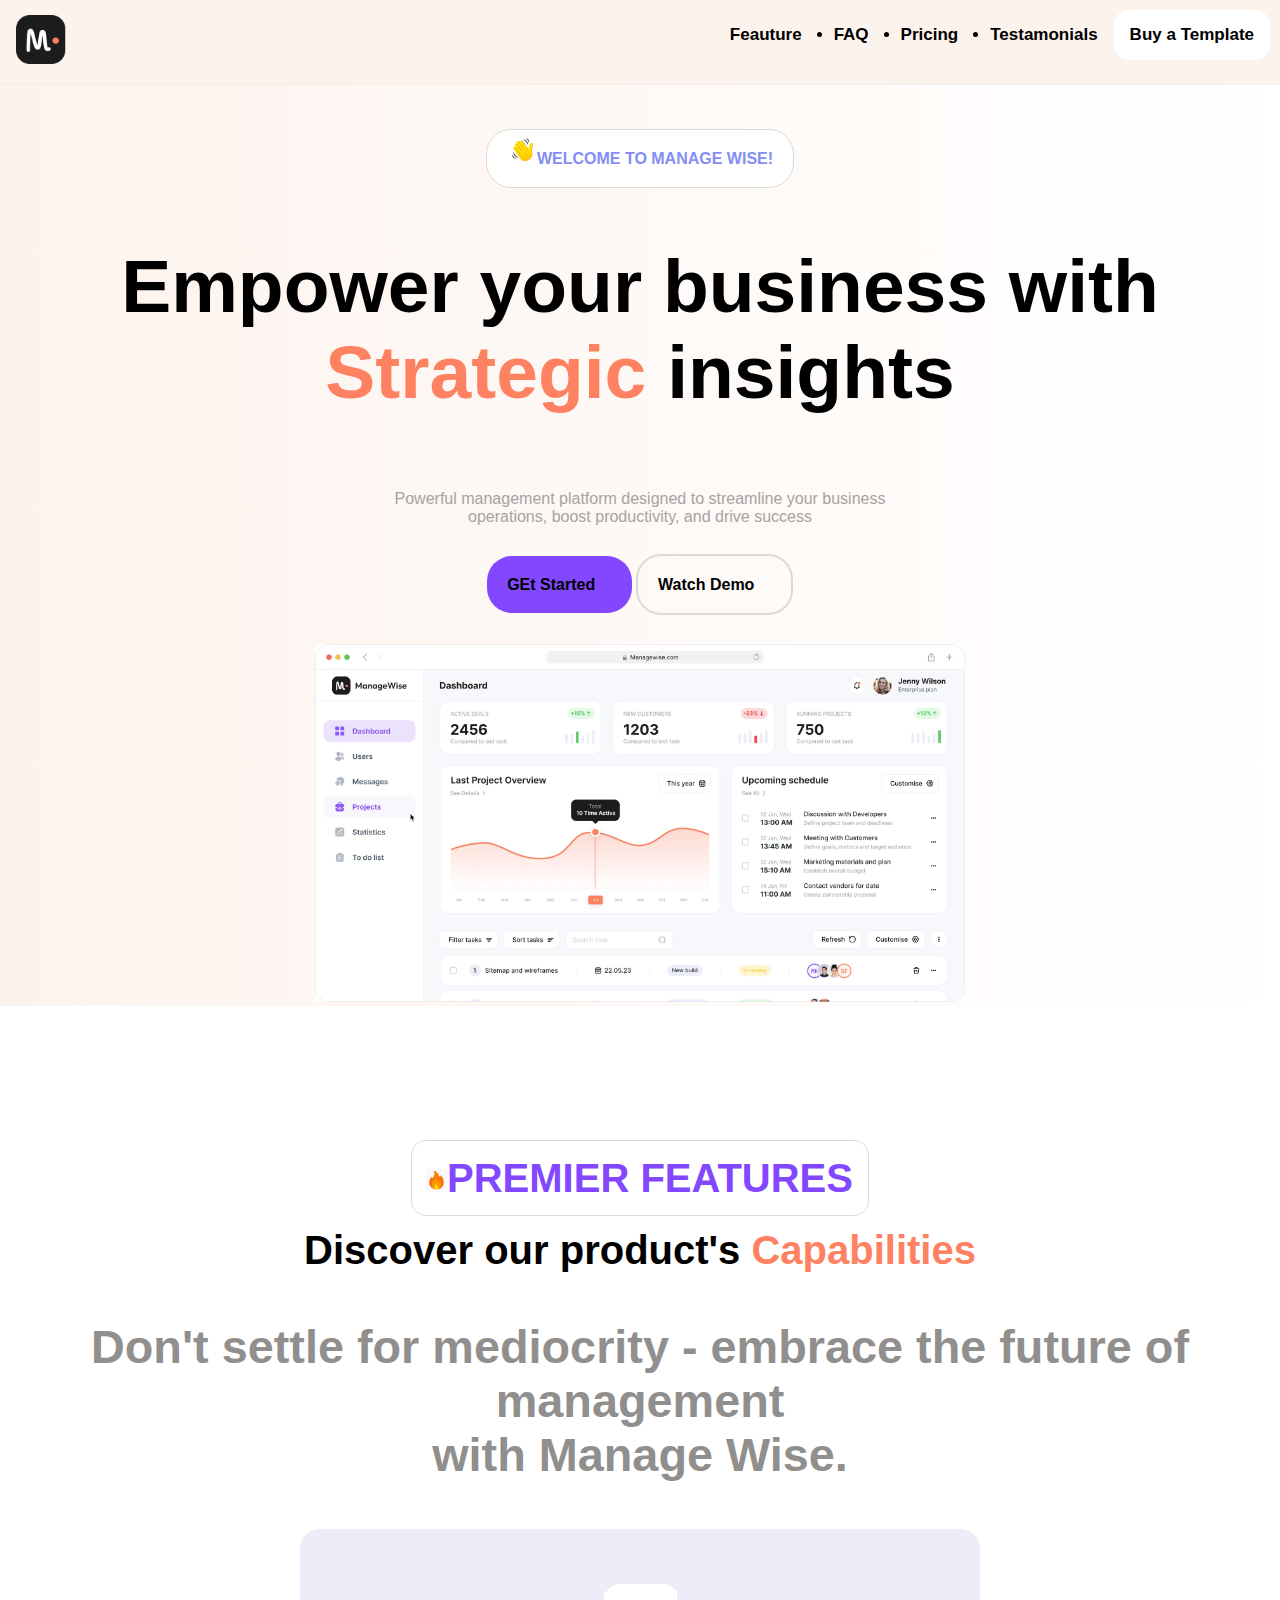
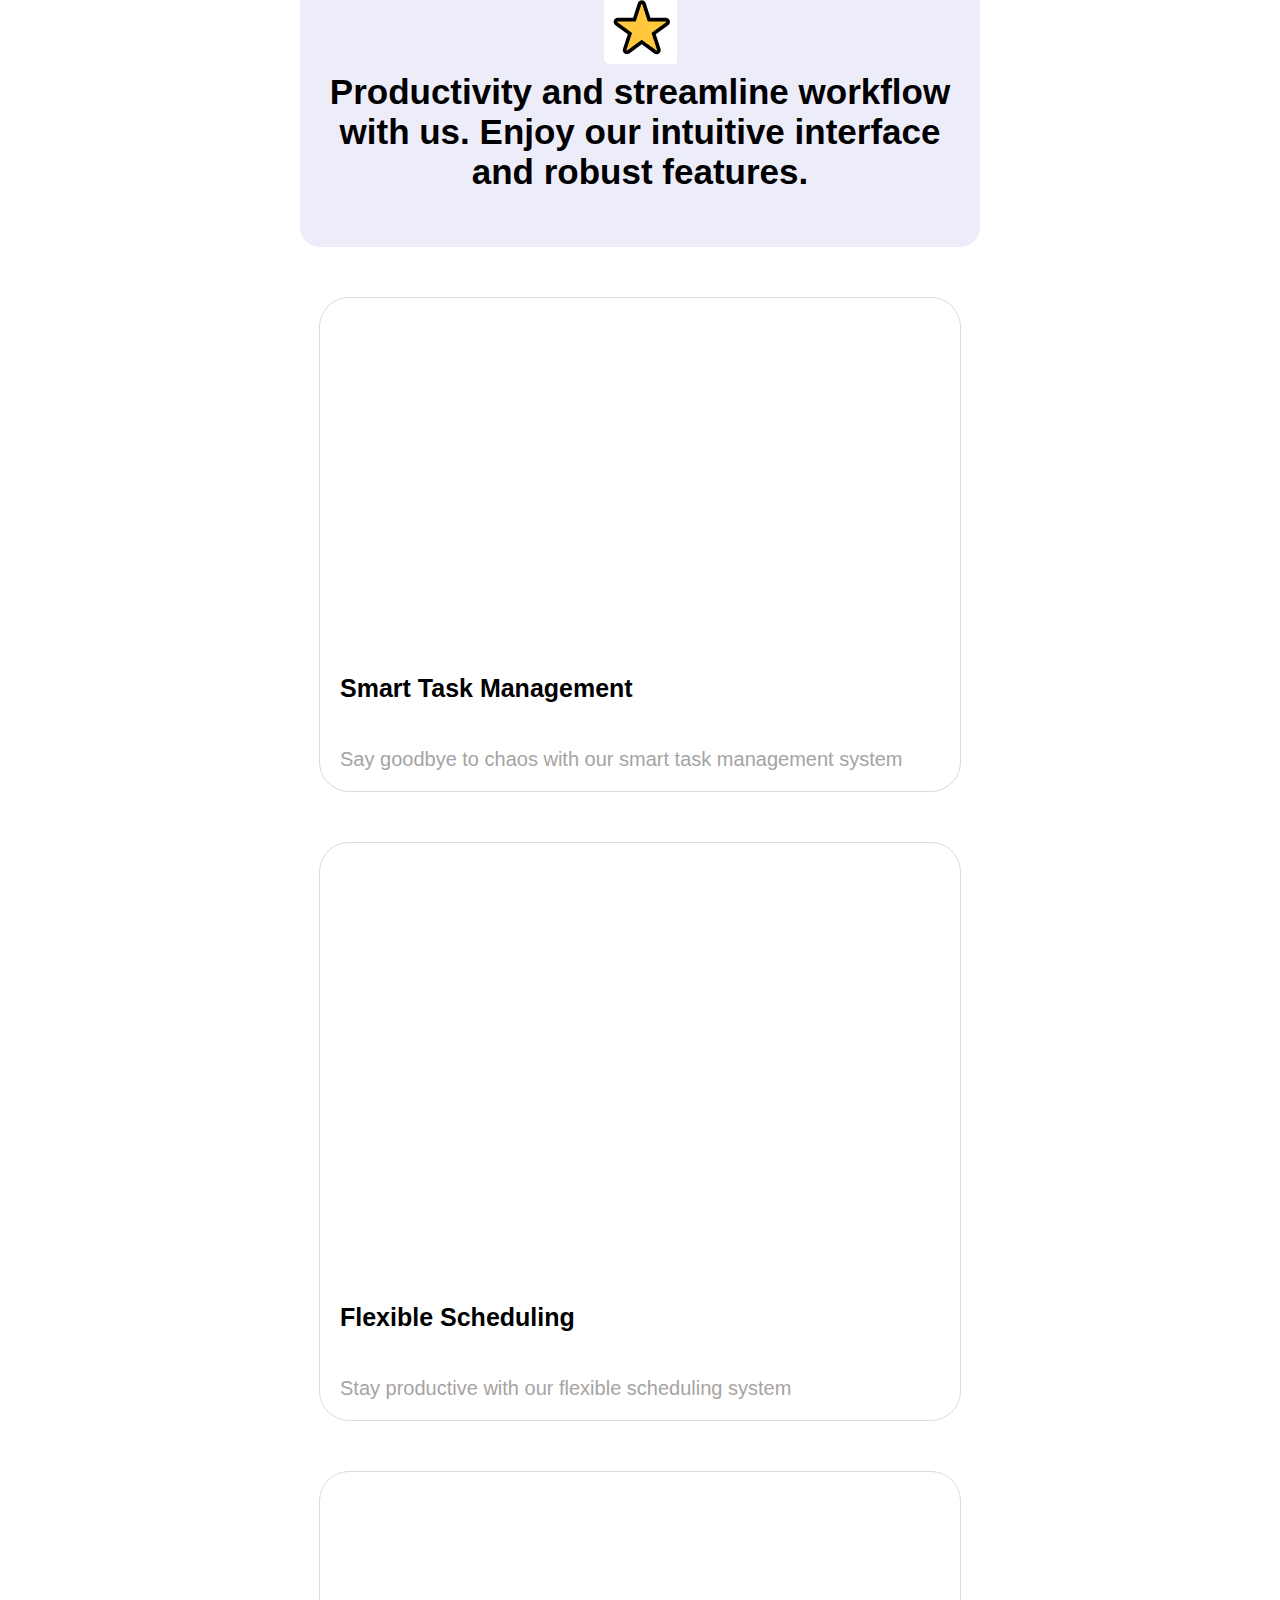
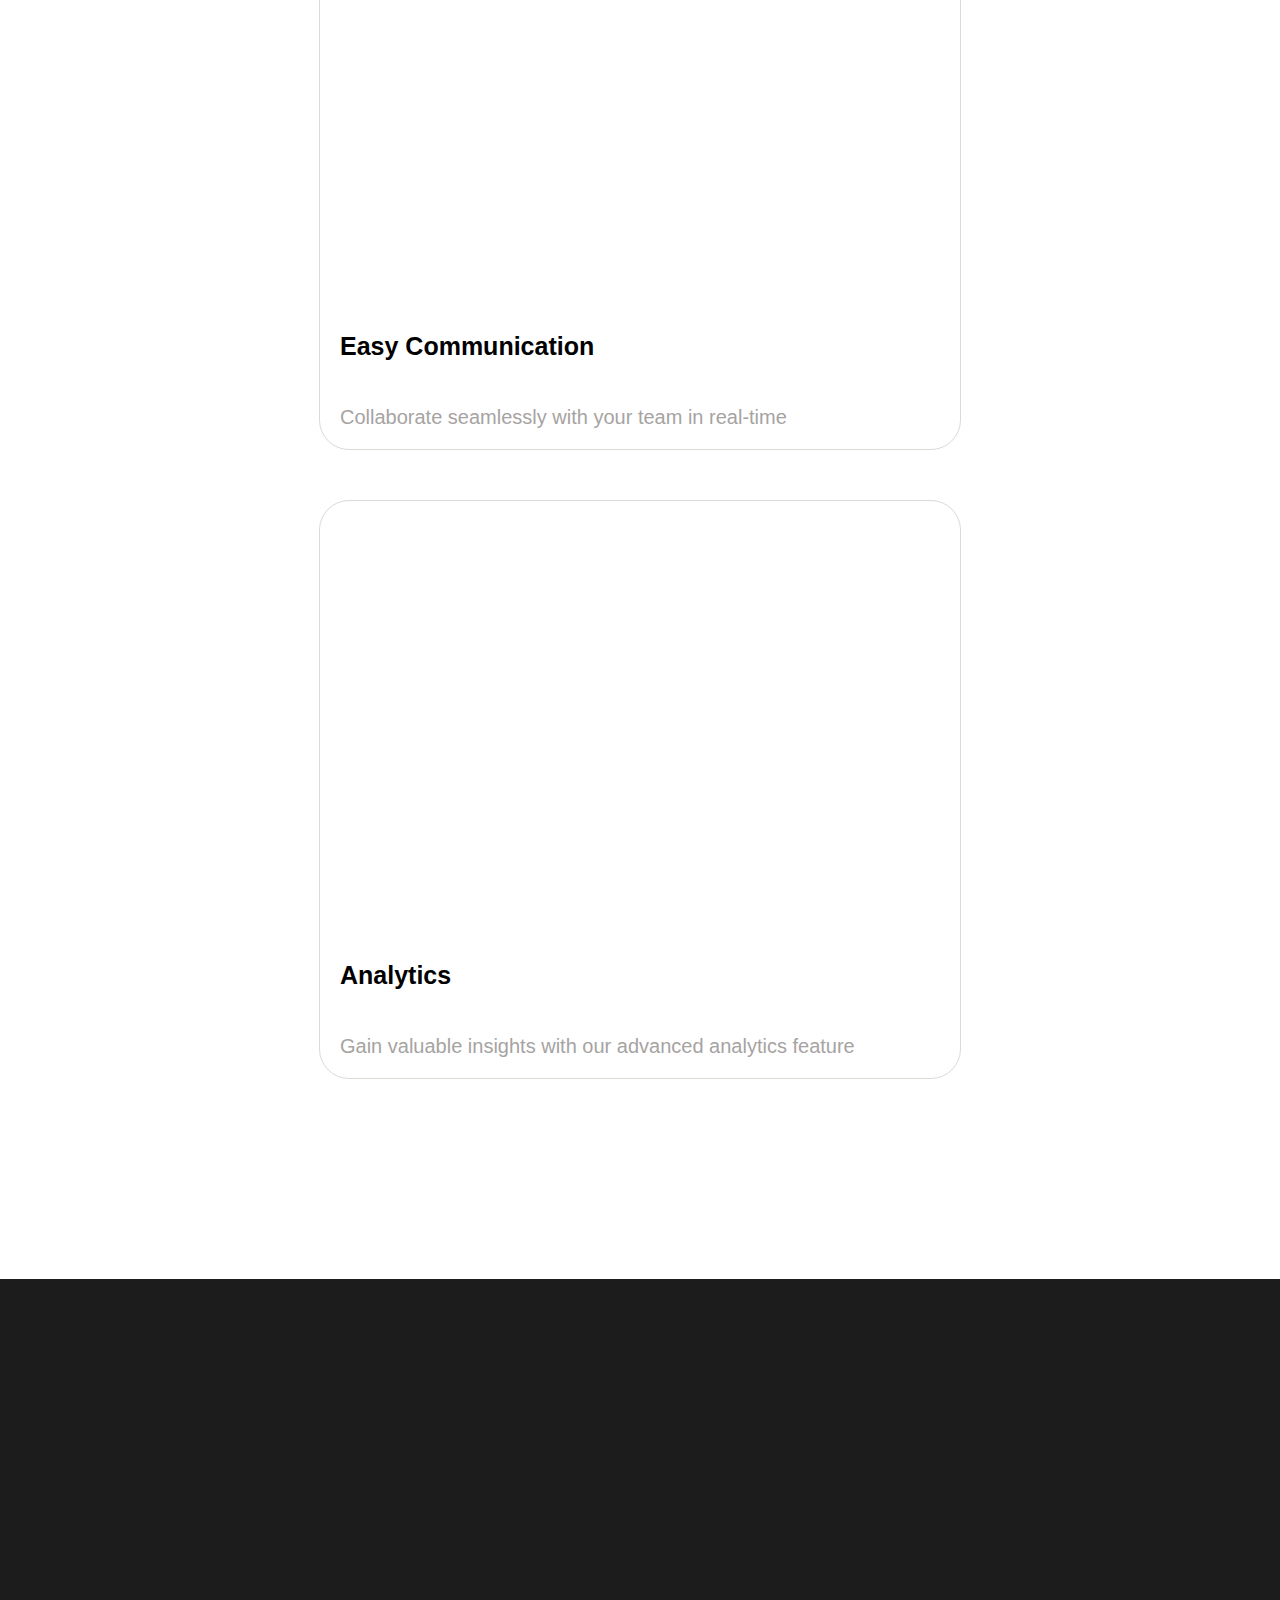
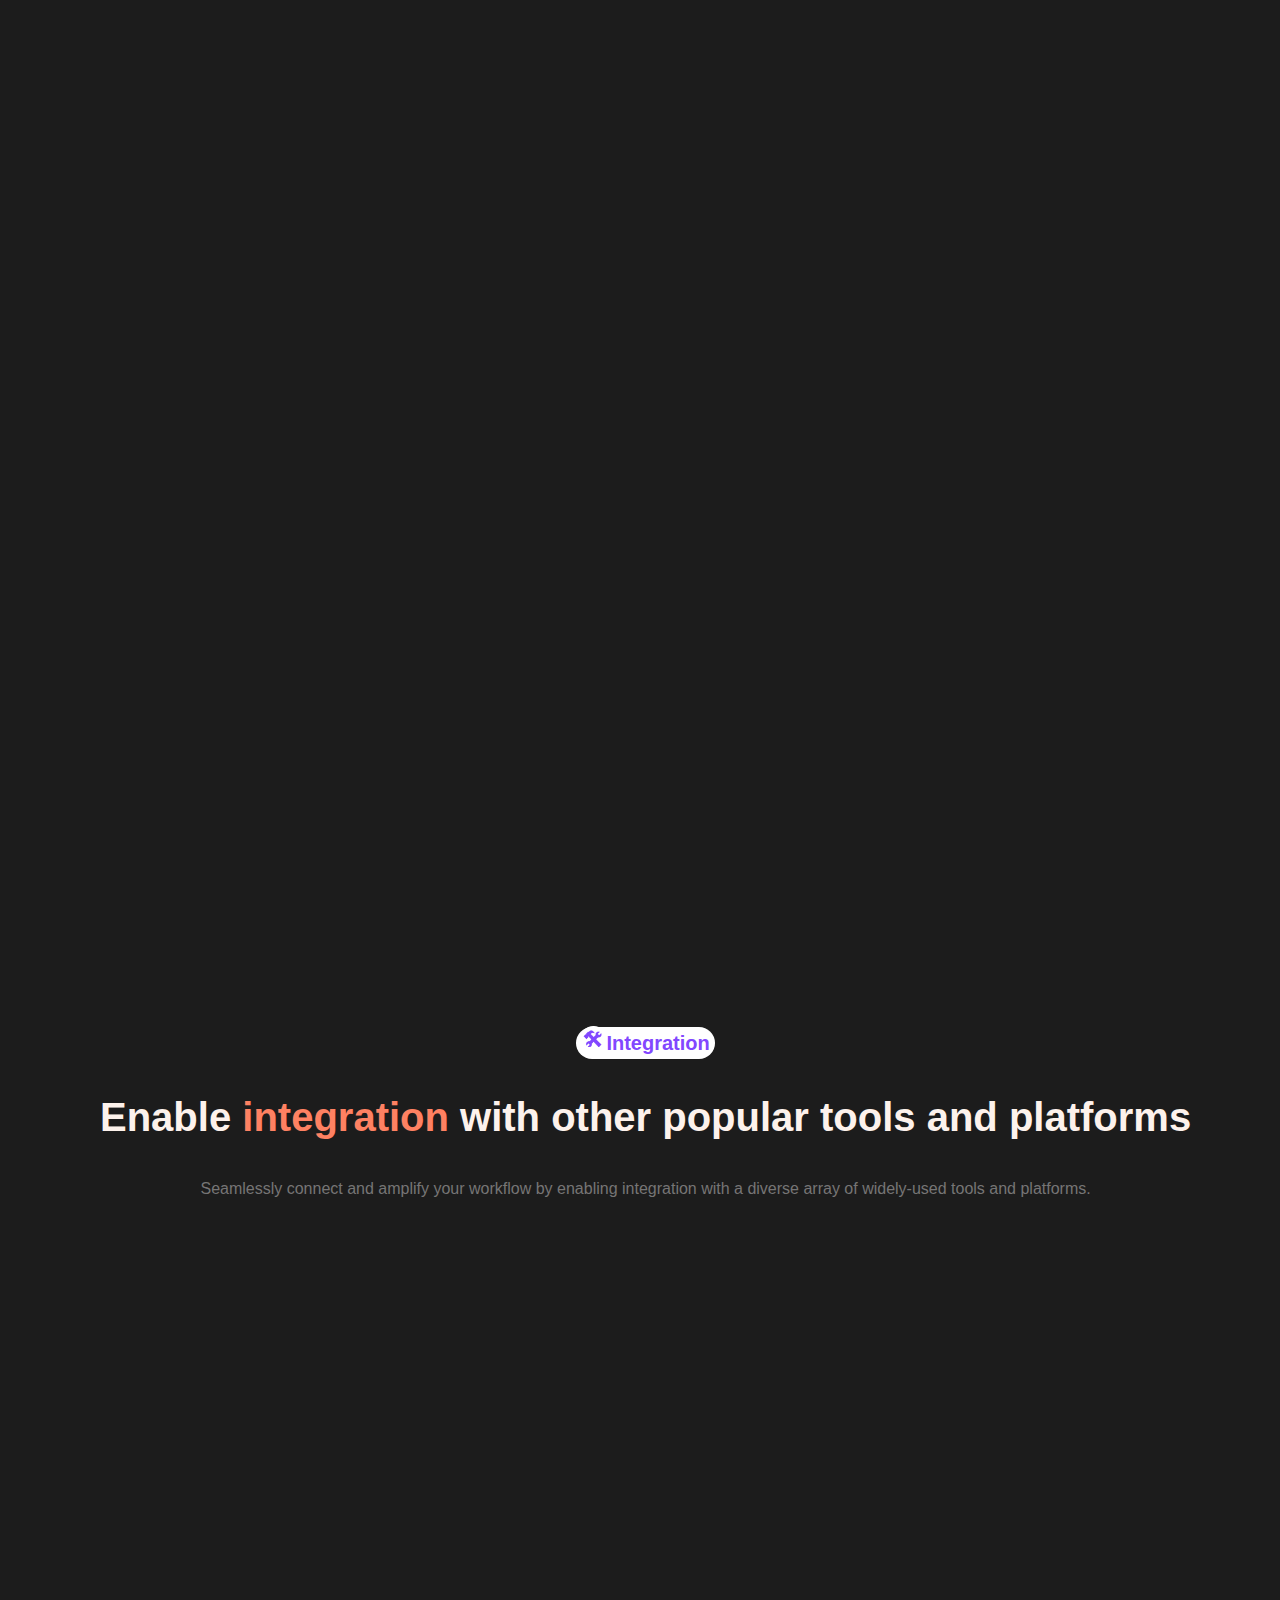
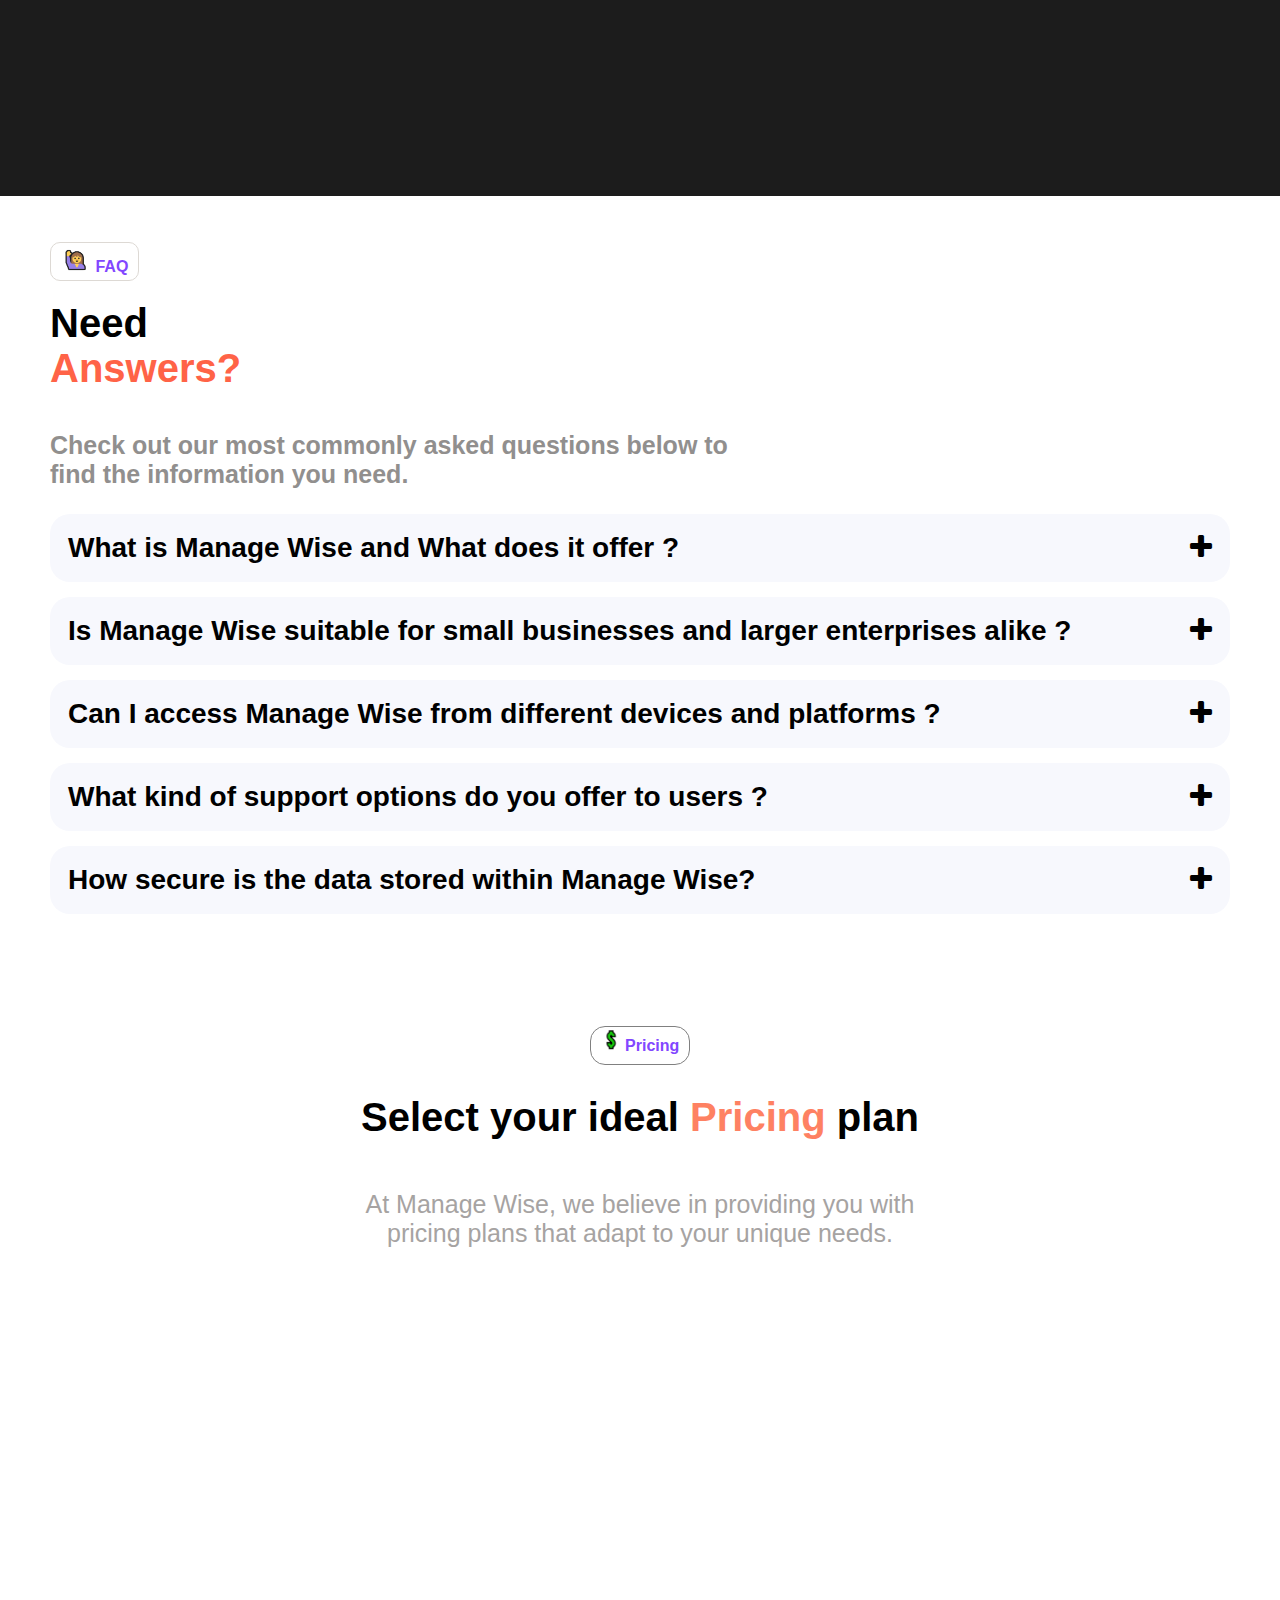
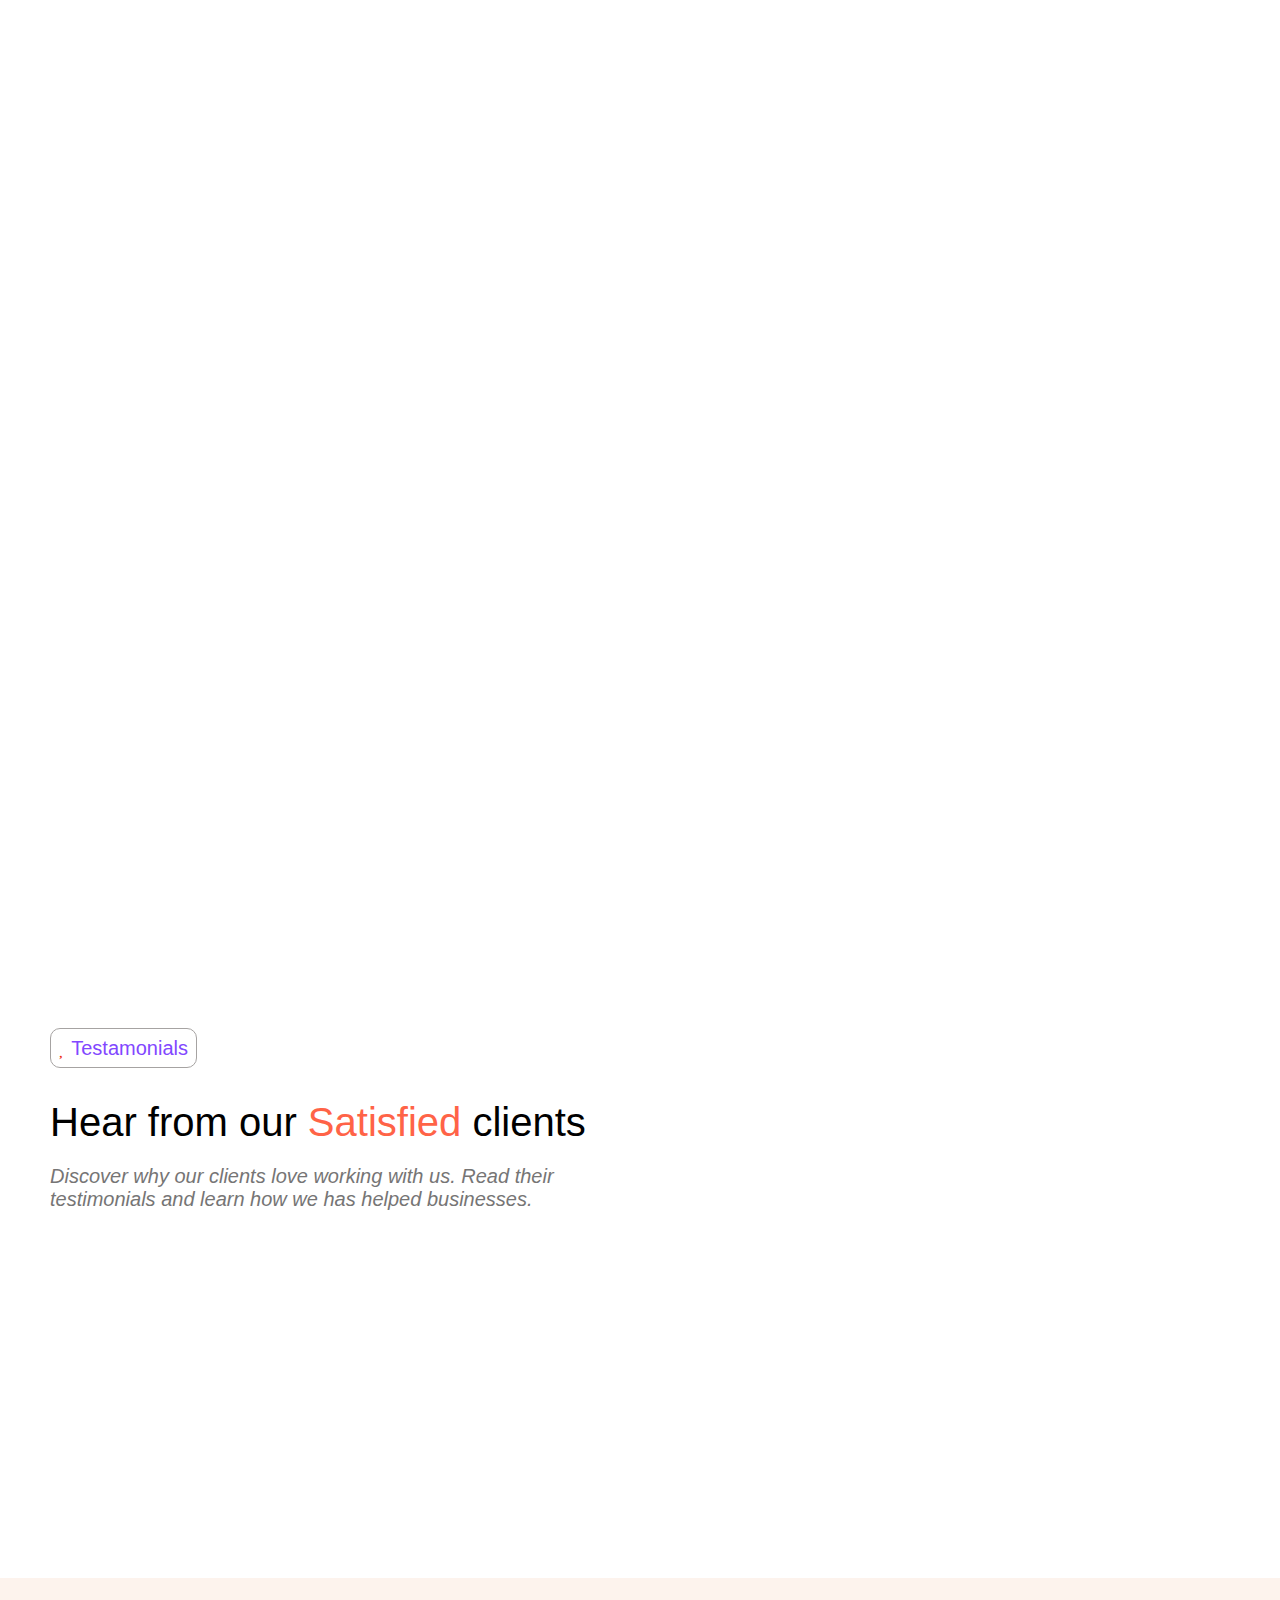
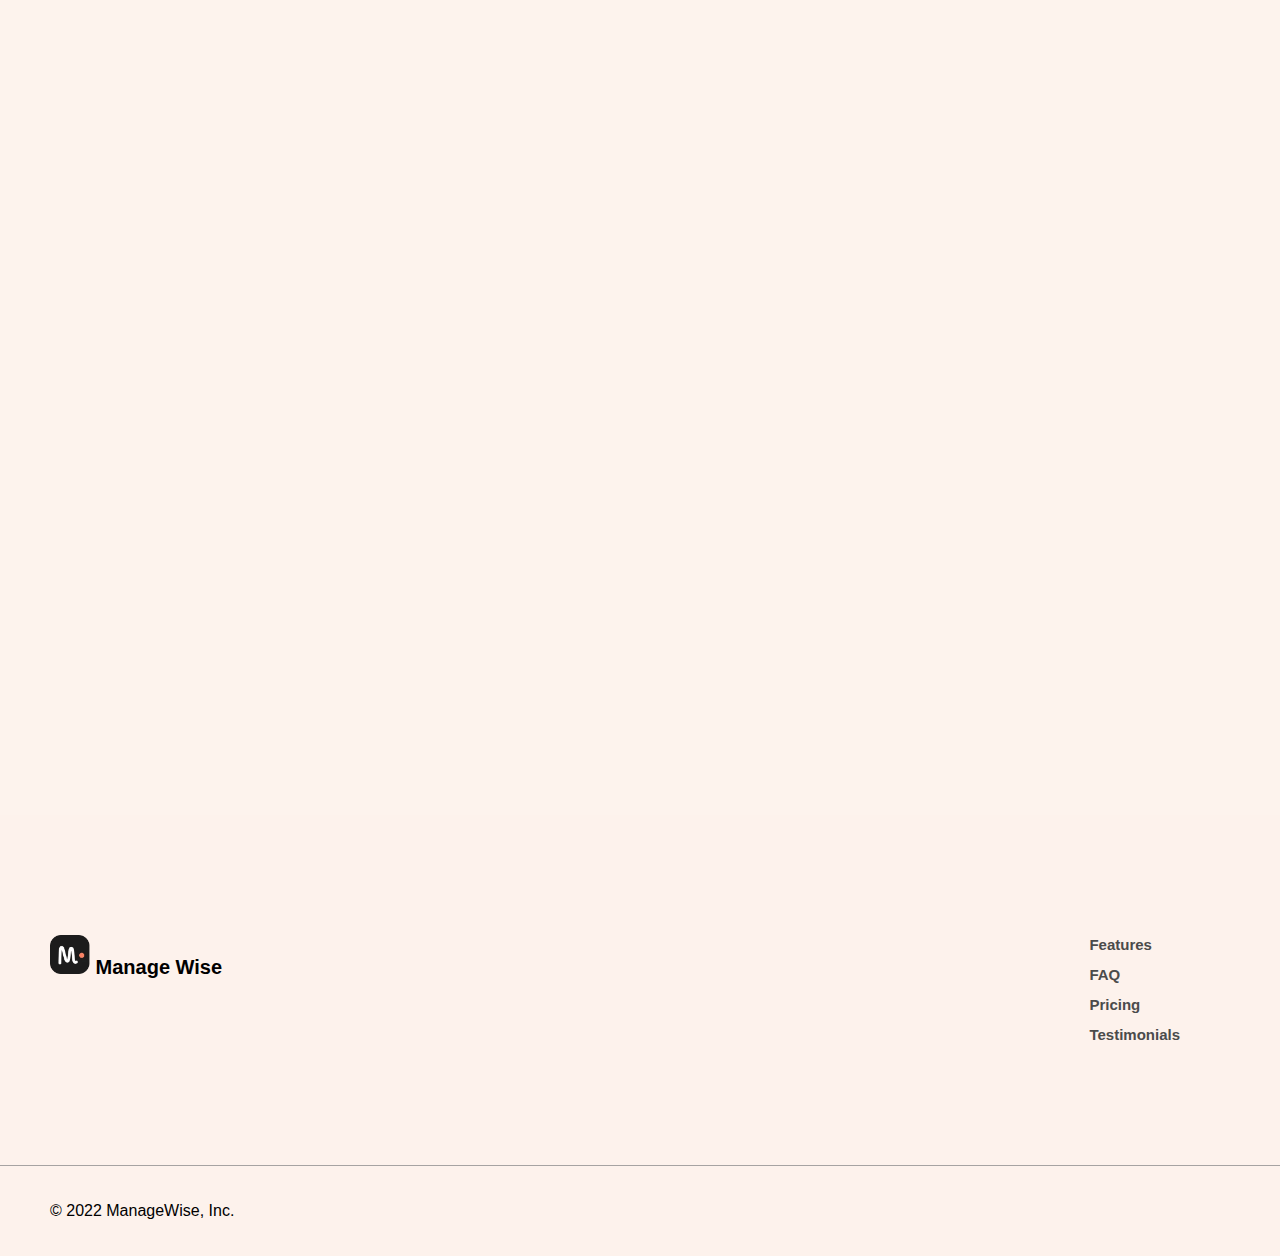
<file: index.html>
<!DOCTYPE html>
<html>
    <head>
        <meta name="viewport" content="width=device-width, initial-scale=1">
        <link rel="stylesheet" href="https://cdnjs.cloudflare.com/ajax/libs/font-awesome/4.7.0/css/font-awesome.min.css">
        <link rel="stylesheet" href="https://cdnjs.cloudflare.com/ajax/libs/font-awesome/6.5.1/css/all.min.css" integrity="sha512-DTOQO9RWCH3ppGqcWaEA1BIZOC6xxalwEsw9c2QQeAIftl+Vegovlnee1c9QX4TctnWMn13TZye+giMm8e2LwA==" crossorigin="anonymous" referrerpolicy="no-referrer" />
        <link rel="stylesheet" href="manager.css">
        <link rel="icon" href="logo.png">
        <title>Manage Wise sas-Product</title>
  
      </head>
        <body>
        
        <div class="topnav" id="myTopnav">
          <a style="float: left;" href="#home" ><img src="logo.png" width="50px" alt=""></a>     
          <a  href="#Features"class="buy">Buy a Template</a>
          <a style="padding-top:25px ;" href="#testimonials"><li>Testamonials</li></a>
          <a style="padding-top:25px ;" href="#pricing"><li>Pricing</li></a>
          <a style="padding-top:25px ;" href="#faq"><li>FAQ</li></a>
          <a style="padding-top:25px ;" href="#features">Feauture</a>
          <a  href="javascript:void(0);" class="icon" onclick="myFunction()">
            <i class="fa fa-bars"></i>
          </a>
        </div>
        <div class="main">
          <div class="mai hidden">
          <p class="pp"><img src="bye.png" width="30px" alt="">WELCOME TO MANAGE WISE!</p>
          <p class="hea">Empower your business with <span style="color: #FE8162;"> Strategic </span> insights</p>
          <p class="powerr" style="color:#A6A3A2 ; ">Powerful management platform designed to streamline your business <br> operations, boost productivity, and drive success</p>
          <div class="butt"><span class="start">GEt Started <i class="fa-solid fa-arrow-right"></i></span> <span class="demo">Watch Demo <i class="fa-solid fa-play"></i></span> </div>
          <img src="dash.png" class="das hidden" width="650px" alt="dashboard">
          </div>
      </div>
      <div class="boxt" id="features">
        <div class="bb">
        <p class="fire"><img src="fire.png" width="20px">PREMIER FEATURES</p>
         <h1 class="disc">Discover our product's <span style="color: #FE8162;">Capabilities</span></h1>
         <h3 style="color: #918F8E;">Don't settle for mediocrity - embrace the future of management <br> with Manage Wise.         </h3>
        </div>    
      </div>
      <div class="star">
        <div class="sta">
        <p><img src="star.png" alt=""> <br> Productivity and streamline workflow with us. Enjoy our intuitive interface and robust features.</p>
      </div>

      <div class="smart">
        <div class="imm hidden">
        <img src="smart.png" alt="">
        </div>
        <div class="texx" >
        <p>Smart Task Management</p>
        <h3 class="tex">Say goodbye to chaos with our smart task management system</h3>
       </div>
     </div>

     <div class="smart">
      <div class="imm hidden" >
      <img src="flex.png" alt="">
      </div>
      <div class="texx" >
      <p>Flexible Scheduling</p>
      <h3 class="tex">Stay productive with our flexible scheduling system</h3>
     </div>
     </div>

     <div class="smart">
      <div class="imm hidden">
      <img src="easy.png" alt="">
      </div>
      <div class="texx" >
      <p>Easy Communication</p>
      <h3 class="tex">Collaborate seamlessly with your team in real-time</h3>
     </div>
     </div>

     <div class="smart">
      <div class="imm hidden">
      <img src="analytics.png" alt="">
      </div>
      <div class="texx" >
      <p>Analytics &nbsp;&nbsp;&nbsp;&nbsp;&nbsp;&nbsp;&nbsp;&nbsp;&nbsp;&nbsp;&nbsp; </p>
      <h3 class="tex">Gain valuable insights with our advanced analytics feature </h3>
     </div>
     </div>
     </div>
      

     <div class="explore">
      <div class="expo hidden">
        <h4 class="and"> <img src="staremoji.png"  width="25px" alt=""> AND MORE...</h4>
        <p class="bb">Explore an array of features that elevate your <span style="color: #FE8162;">Productivity </span>to new heights</p>
         <p class="cc">Discover the tools that will revolutionize the way you<br> manage and optimize your operations</p>
      </div>

      <div class="bbb hidden">
        <p><img src="phone.png" alt="phone"></p>
        <p class="heaa">Cross-Platform Compatibilite</p>
        <p class="hhh">Enjoy the flexibility of cross-platform compatibility. Our product works seamlessly across desktop, web, and mobile devices, allowing you to work from your preferred device.</p>
      </div>
       
      <div class="bbb hidden">
        <p><img src="ring.png" alt="phone"></p>
        <p class="heaa">Stay Informed with Essential Notifications</p>
        <p class="hhh">Automate support from first customer contact to closing the ticket. Drastically improve time to resolution.Automate support from first customer contact to closing the ticket.
        </p>
      </div>

      <div class="bbb hidden">
        <p><img src="encr.png" alt="phone"></p>
        <p class="heaa">Secure Data Encryption at all times</p>
        <p class="hhh">Trust in our robust data encryption to keep your sensitive information safe and secure. Rest easy knowing your data is protected at all times. &nbsp;&nbsp;&nbsp;&nbsp;&nbsp;&nbsp;&nbsp;&nbsp;&nbsp;&nbsp;&nbsp;&nbsp;&nbsp;&nbsp;&nbsp;&nbsp;&nbsp;&nbsp;&nbsp;&nbsp;</p>
      </div>

      <div class="imaag hidden">
        <img  src="figma.jpeg" alt="">
        <img src="github.png" alt="">
        <img src="gmail.jpeg" alt="">
        <img src="social.png" alt="">
        <img src="dropbox.png" alt="">
        <img src="google.png" alt="">
      </div>

      <div class="inte">
        <p class="one"> <img src="integra.png" width="25px" alt="">Integration</p>
        <p class="ppp">Enable <span style="color: #FE8162;"> integration </span> with other popular tools and platforms</p>
        <p class="pppp">Seamlessly connect and amplify your workflow by enabling integration with a diverse array of widely-used tools and platforms.</p>
      </div>
      <div class="botto hidden">
         <img src="img.webp" width="400px"  alt="img">
       </div>
    </div>

    <div class="faq" id="faq">
       <div class="faqq">
        <h4 class="rai"><img src="raising.png" width="30px" alt=""> FAQ</h4>
        <p class="nee">Need <br> <span style="color: tomato;"> Answers? </span></p>
        <p class="che">Check out our most commonly asked questions below to <br> find the information you need.</p>
       </div>


       <button class="accordion">What is Manage Wise and What does it offer ? <span style="float: right;" > <i class="fa fa-plus ico" aria-hidden="true"></i></span>
       </button>
       <div class="panel">
        <p class="int">Manage Wise is a comprehensive management platform designed to streamline your business operations,enhance productivity,and drive sucess.It ofeers a range of features including task management,scheduling,communication tools,analytics,and more.</p>
       </div>

       <button class="accordion">Is Manage Wise suitable for small businesses and larger enterprises alike ?<span style="float: right;" > <i class="fa fa-plus ico" aria-hidden="true"></i></span>
       </button>
       <div class="panel">
        <p class="int">Yes,Manage Wise is designed to cater to the need of both small business and larger enterprises. Its scalable features and customizable options make it versatile for various business sizes.</p>
       </div>

       <button class="accordion">Can I access Manage Wise from different devices and platforms ?<span style="float: right;" > <i class="fa fa-plus ico" aria-hidden="true"></i></span>
       </button>
       <div class="panel">
        <p class="int">Yes,Manage Wise offers cross-platform compatibility, allowing you to access and use the platform seamlessely on desktops, web browser, and mobile devices.</p>
       </div>

       <button class="accordion">What kind of support options do you offer to users ? <span style="float: right;" > <i class="fa fa-plus ico" aria-hidden="true"></i></span>
       </button>
       <div class="panel">
        <p class="int">We provide responsive customer support via chat and email to assist you with any inquires,ssues,or guidance you may need while using Manage Wise</p>
       </div>

       <button class="accordion">How secure is the data stored within Manage Wise?<span style="float: right;" > <i class="fa fa-plus ico" aria-hidden="true"></i></span>
       </button>
       <div class="panel">
        <p class="int">Your data's security is a top priority. Manage Wise employs robust data encryption and follows industry best practices to ensure your sensitive information is safe and protected</p>
       </div>

       <div class="pri">
        <h4 class="doll"><img src="dollar.png" width="20px" alt=""> Pricing</h4>
        <p class="sel">Select your ideal <span style="color: #FE8162;">Pricing </span> plan</p>
        <p class="at">At Manage Wise, we believe in providing you with <br> pricing plans that adapt to your unique needs.</p>
       </div>

    </div>

    <div class="prices hidden" id="pricing">
      <div class="pric">
        <p class="fr">FREE</p>
        <p style="font-weight: bold;" ><span class="val" > $0 </span>/month </p>
        <p class="frr"><i class="fa-solid fa-check" style="color: #48cc0f;"></i>&nbsp;&nbsp;   Access to all basic features </p>
        <p class="frr"><i class="fa-solid fa-check" style="color: #48cc0f;"></i> &nbsp;&nbsp;  Reporting and analytics   </p>
        <p class="frr"><i class="fa-solid fa-check" style="color: #48cc0f;"></i>&nbsp;&nbsp;   Up to 5 individual users</p>
        <p class="frr"><i class="fa-solid fa-check" style="color: #48cc0f;"></i> &nbsp;&nbsp;  Chat and email support</p>
         <div class="starrr">
        <p class="starte">Get Started</p>
        </div>
      </div>
    </div>
    
    <div class="prices hidden">
      <div class="pricc">
        <p class="fr">Standard</p>
        <p class="whh" style="font-weight: bold;color: #DDD9D4;" ><span class="val" > $25 </span>/month </p>
        <p class="frr"><i class="fa-solid fa-check" style="color: #48cc0f;"></i>&nbsp;&nbsp;   Access to all basic features </p>
        <p class="frr"><i class="fa-solid fa-check" style="color: #48cc0f;"></i> &nbsp;&nbsp;  Reporting and analytics   </p>
        <p class="frr"><i class="fa-solid fa-check" style="color: #48cc0f;"></i>&nbsp;&nbsp;   Up to 5 individual users</p>
        <p class="frr"><i class="fa-solid fa-check" style="color: #48cc0f;"></i> &nbsp;&nbsp;  Chat and email support</p>
        <p class="frr"><i class="fa-solid fa-check" style="color: #48cc0f;"></i> &nbsp;&nbsp;  3+ integrations</p>
        <p class="frr"><i class="fa-solid fa-check" style="color: #48cc0f;"></i> &nbsp;&nbsp;  Account performance reporting</p>
         <div class="starrr">
        <p class="startee">Get Started</p>
        </div>
      </div>
    </div>

    <div class="prices hidden">
      <div class="pric">
        <p class="fr">Business</p>
        <p style="font-weight: bold;" ><span class="val" > $42 </span>/month </p>
        <p class="frr"><i class="fa-solid fa-check" style="color: #48cc0f;"></i>&nbsp;&nbsp;   Access to all basic features </p>
        <p class="frr"><i class="fa-solid fa-check" style="color: #48cc0f;"></i> &nbsp;&nbsp;  Reporting and analytics   </p>
        <p class="frr"><i class="fa-solid fa-check" style="color: #48cc0f;"></i>&nbsp;&nbsp;   Up to 5 individual users</p>
        <p class="frr"><i class="fa-solid fa-check" style="color: #48cc0f;"></i> &nbsp;&nbsp;  Chat and email support</p>
        <p class="frr"><i class="fa-solid fa-check" style="color: #48cc0f;"></i> &nbsp;&nbsp;  3+ integrations</p>
         <div class="starrr">
        <p class="starte">Get Started</p>
        </div>
      </div>
    </div>
    <div class="test" id="testimonials">
      <div class="tes">
        <p class="fir"><i class="fa-solid fa-heart" style="color: #ed2e0c;"></i> Testamonials</p>
        <p class="sec">Hear from our <span style="color: tomato;"> Satisfied </span> clients </p>
        <p class="thi">Discover why our clients love working with us. Read their <br> testimonials and learn how we has helped businesses.</p>
      </div>
    </div>

  <div class="mainc">
    <div class="cardd hidden">
      <div class="card">
        <p>"The customer support team behind this product is exceptional. They have been incredibly responsive and helpful, addressing any questions or concerns promptly."</p>
        <div>
        <p><img src="sarah.webp" width="100px" alt=""></p>
        <p>Sarah</p>
        <p>Project Manager</p>
       </div>
      </div>
   
   
    
      <div class="card">
        <p>"Manage Wise transformed our team's productivity. The intuitive interface and powerful features have made a significant impact on our daily operations"</p>
        <div>
        <p><img src="emily.webp" width="100px" alt=""></p>
        <p>Sarah</p>
        <p>Art Director</p>
      </div>
      </div>
    

    
      <div class="card">
        <p>"I can't imagine running my business without this product. The automation features have saved me hours of manual work, allowing me to focus on strategic tasks."</p>
        <div>
        <p><img src="alex.webp" width="100px" alt=""></p>
        <p>Alex</p>
        <p>It Manager</p>
      </div>
      </div>

      <div class="card">
        <p>"Using this product has been a game-changer for our team. The collaboration features and intuitive interface have greatly improved our productivity."</p>
        <div>
        <p><img src="david.webp" width="100px" alt=""></p>
        <p>David</p>
        <p>Freelancer</p>
      </div>
      </div>

     
    </div>

  </div>

    <div class="mis">
      <div class="miss hidden">
        <p class="sk"> <img src="shake.png" width="25px" alt="">D'ONT MISS OUT</p>
        <p class="ap">Unleash your <span style="color: #FE8162;"> Potential </span> with us</p>
        <p class="kk">Join our community of ambitious individuals and organizations <br> eager to make a difference.</p>
        <div class="tr">
        <p >Try out now </p>
        </div>
        <img src="emijii.png" alt="">
      </div>

    </div>
    
    <div class="footer">
      <p><img src="logo.png" width="40px">  Manage Wise</p>
      <div class="lee">
      <ul>
        <li><a href="">Features</a></li>
        <li><a href="">FAQ</a></li>
        <li><a href="">Pricing</a></li>
        <li><a href="">Testimonials</a></li>
      </ul>
    </div>
      
    </div>

    </div>
    <div class="foot">
      <p> © 2022 ManageWise, Inc.</p>
      <div class="iconn">
        <i class="fa-brands fa-square-instagram"></i>
        <i class="fa-brands fa-telegram"></i>
        <i class="fa-brands fa-linkedin-in"></i>
      </div>
    </div>
   <script type='text/javascript' src="index.js"></script>
</body>
</html>
</file>
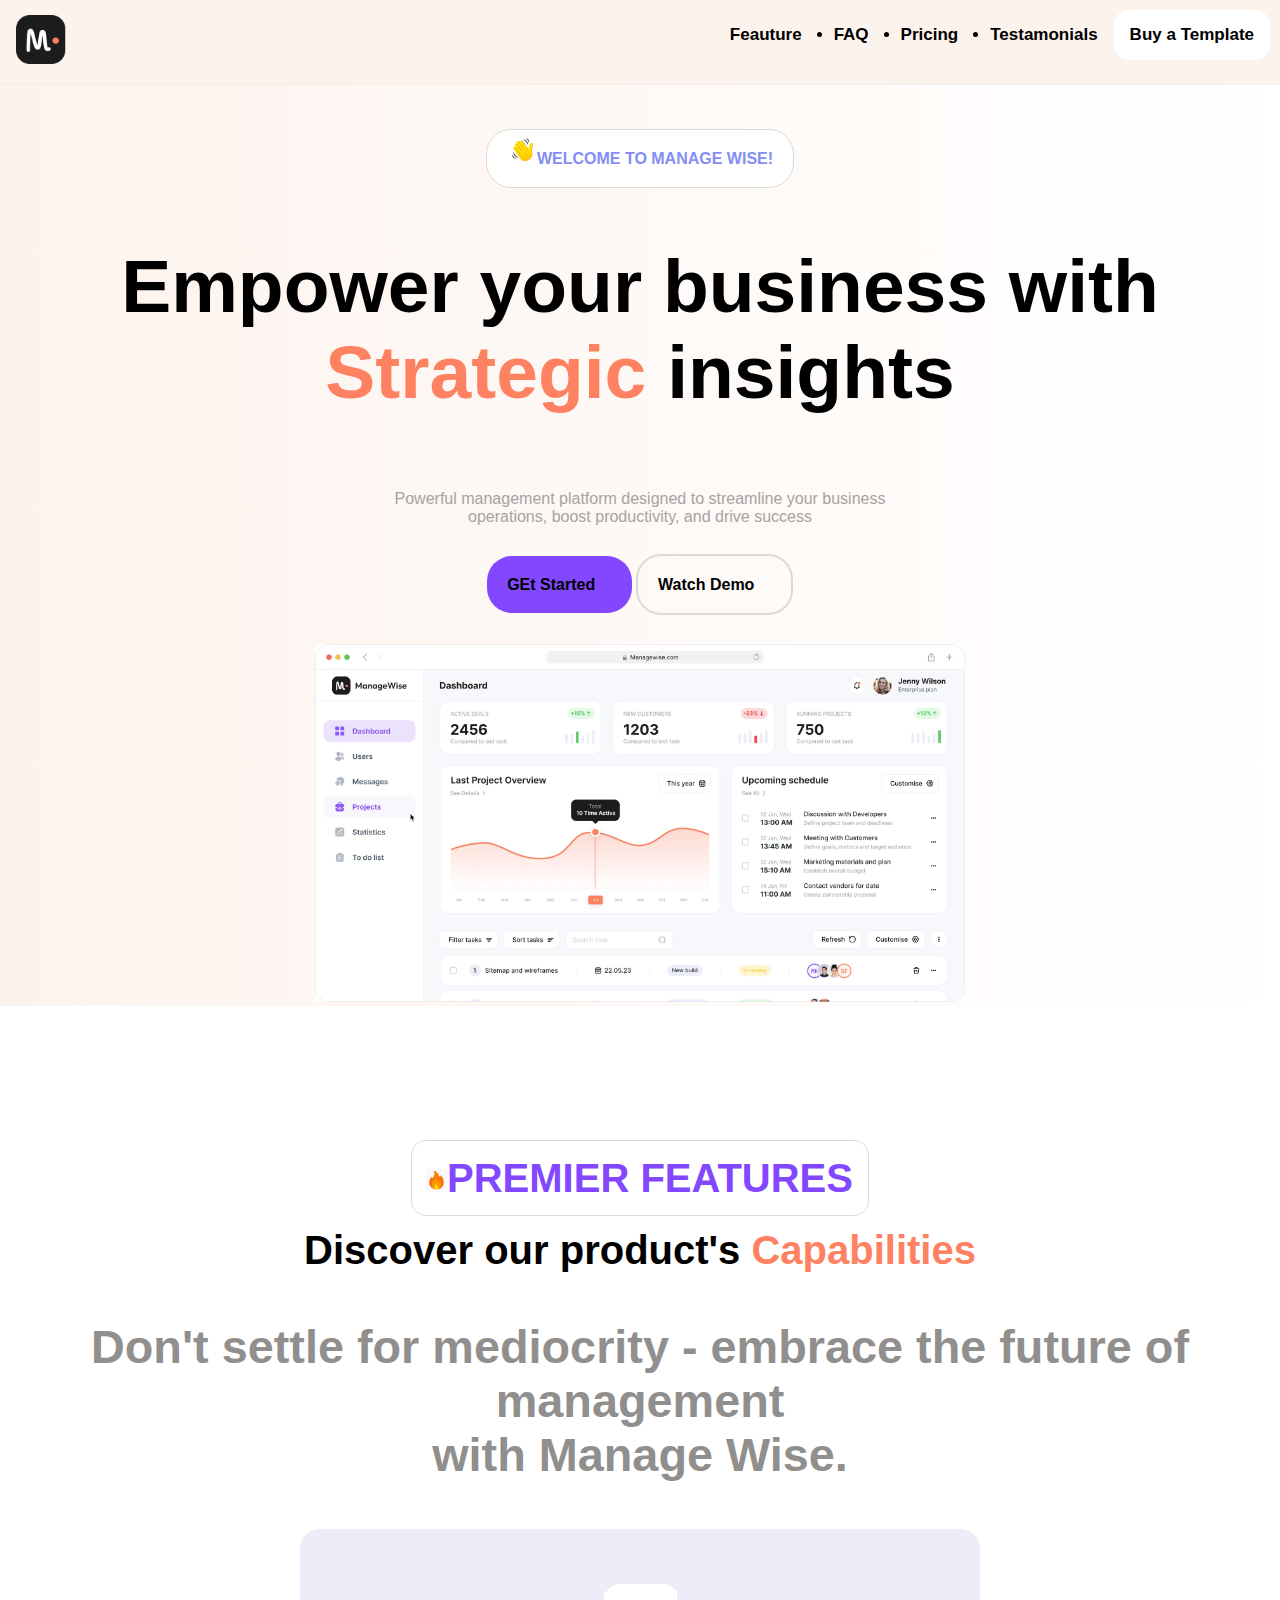
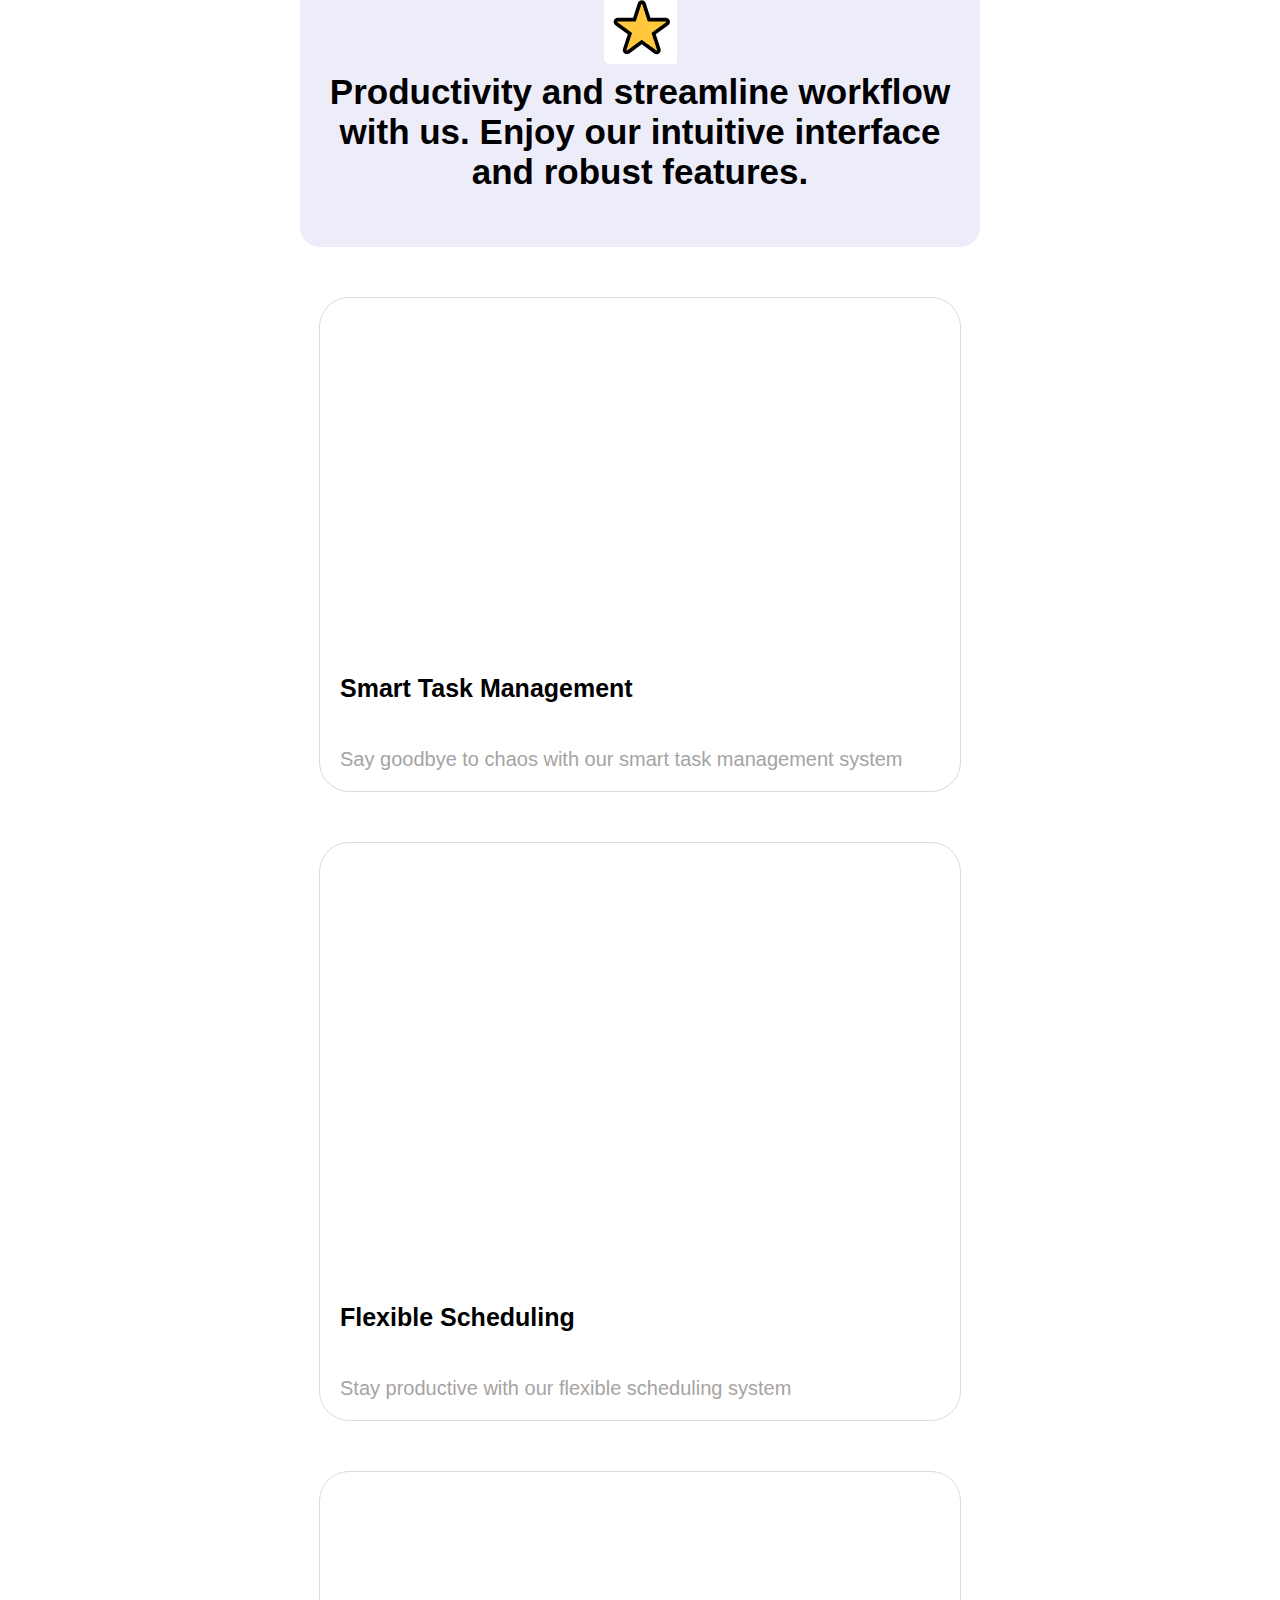
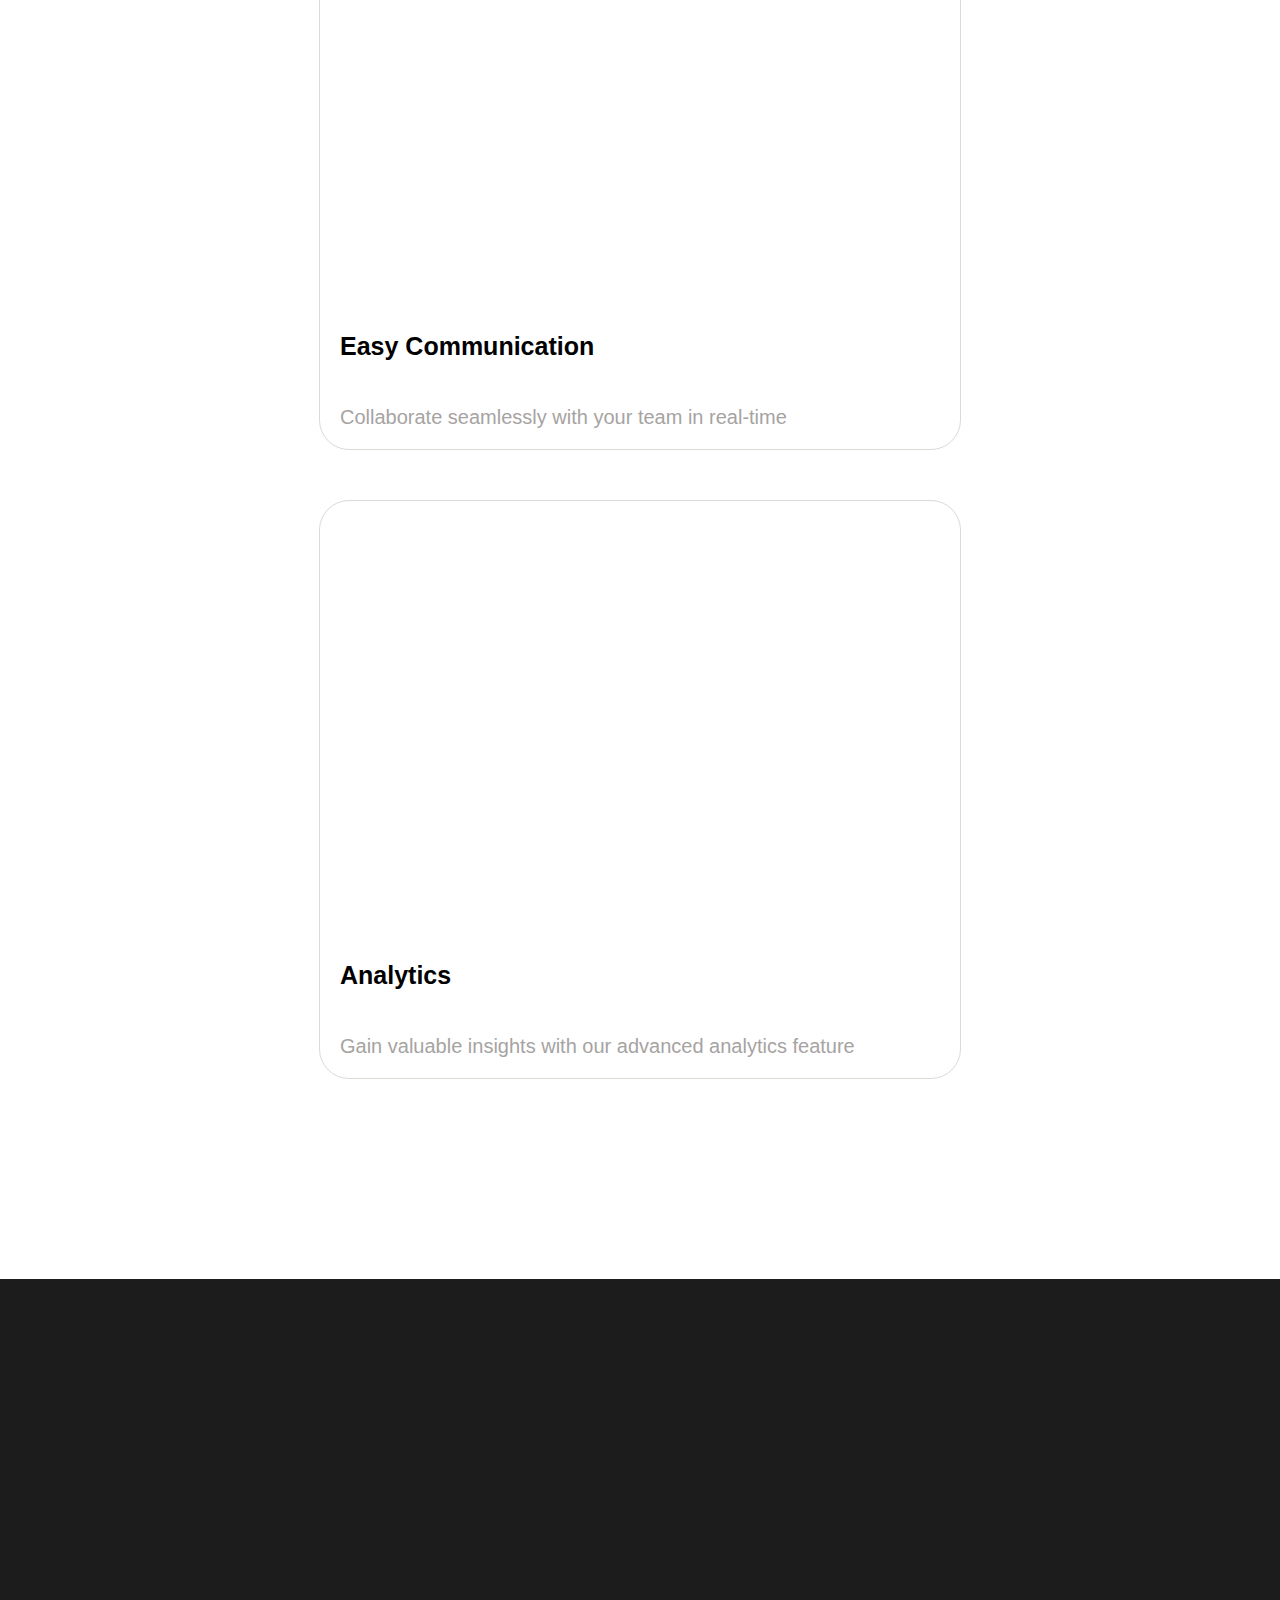
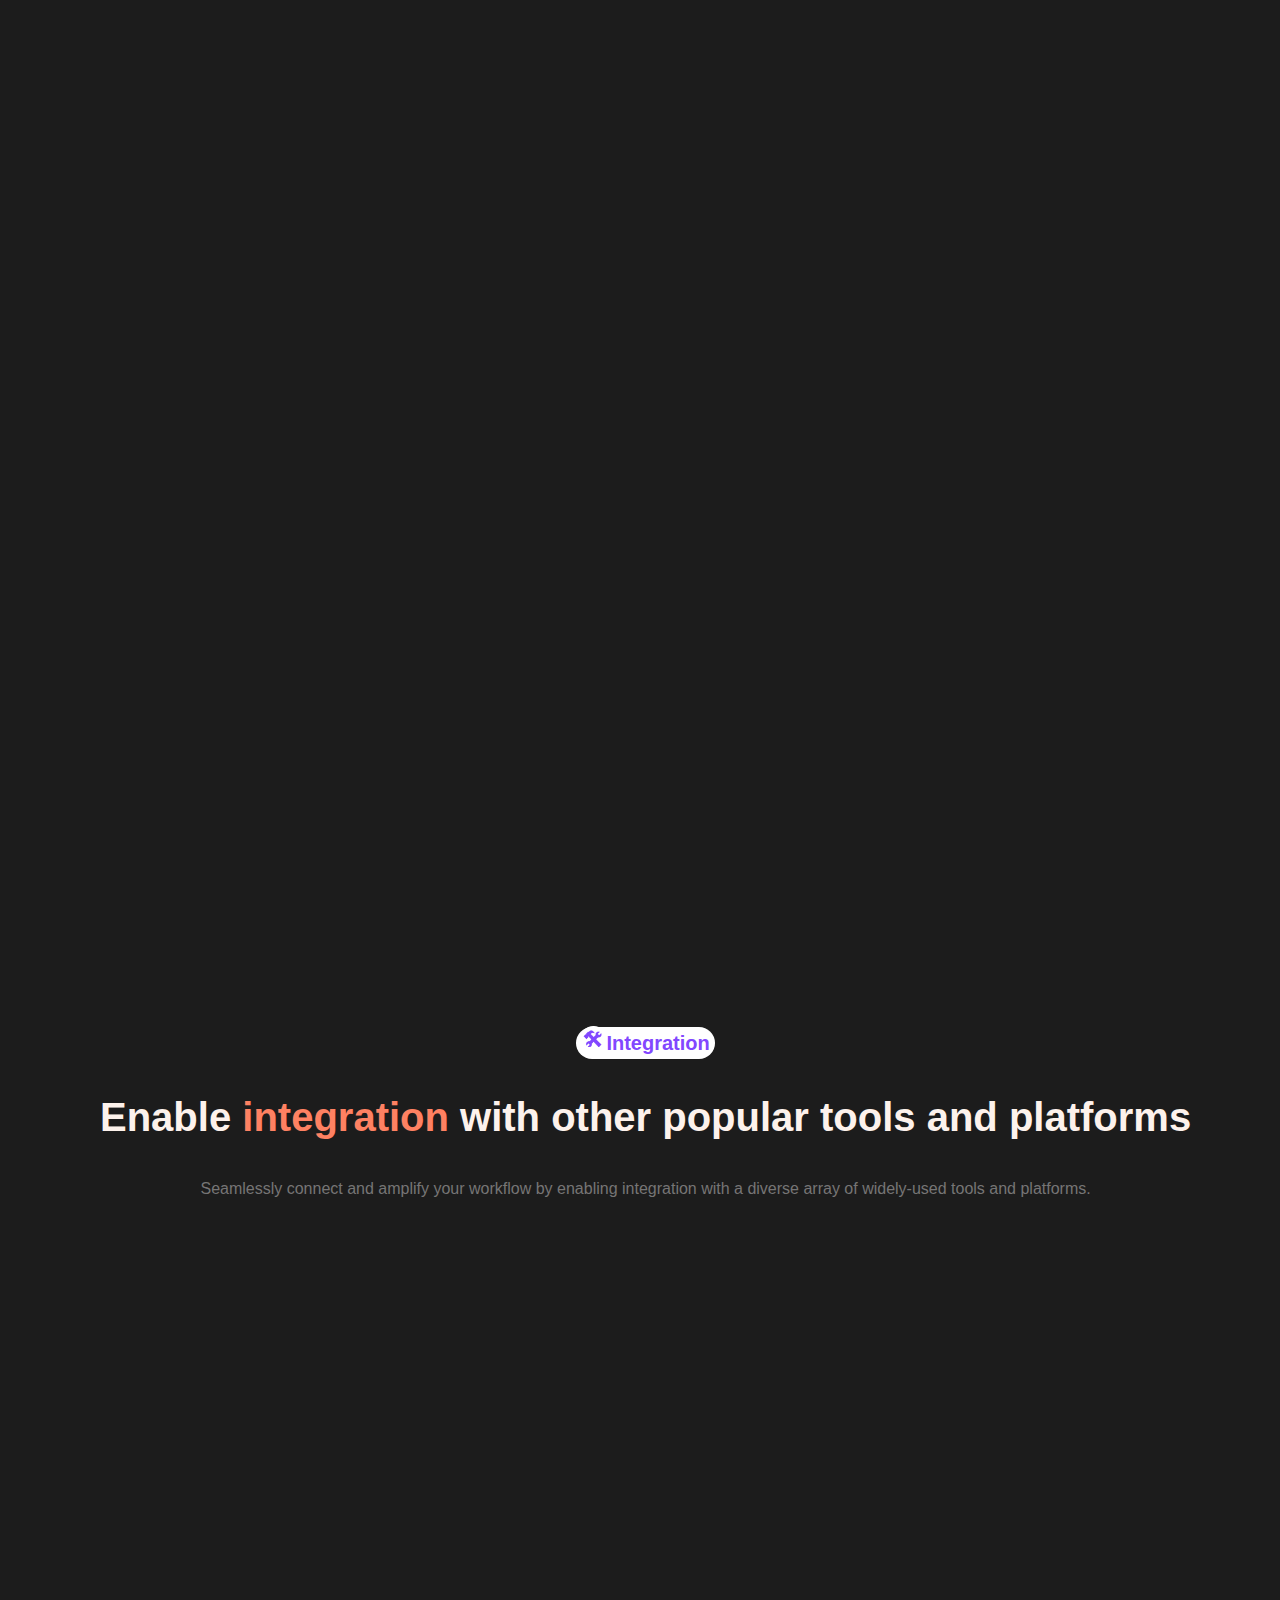
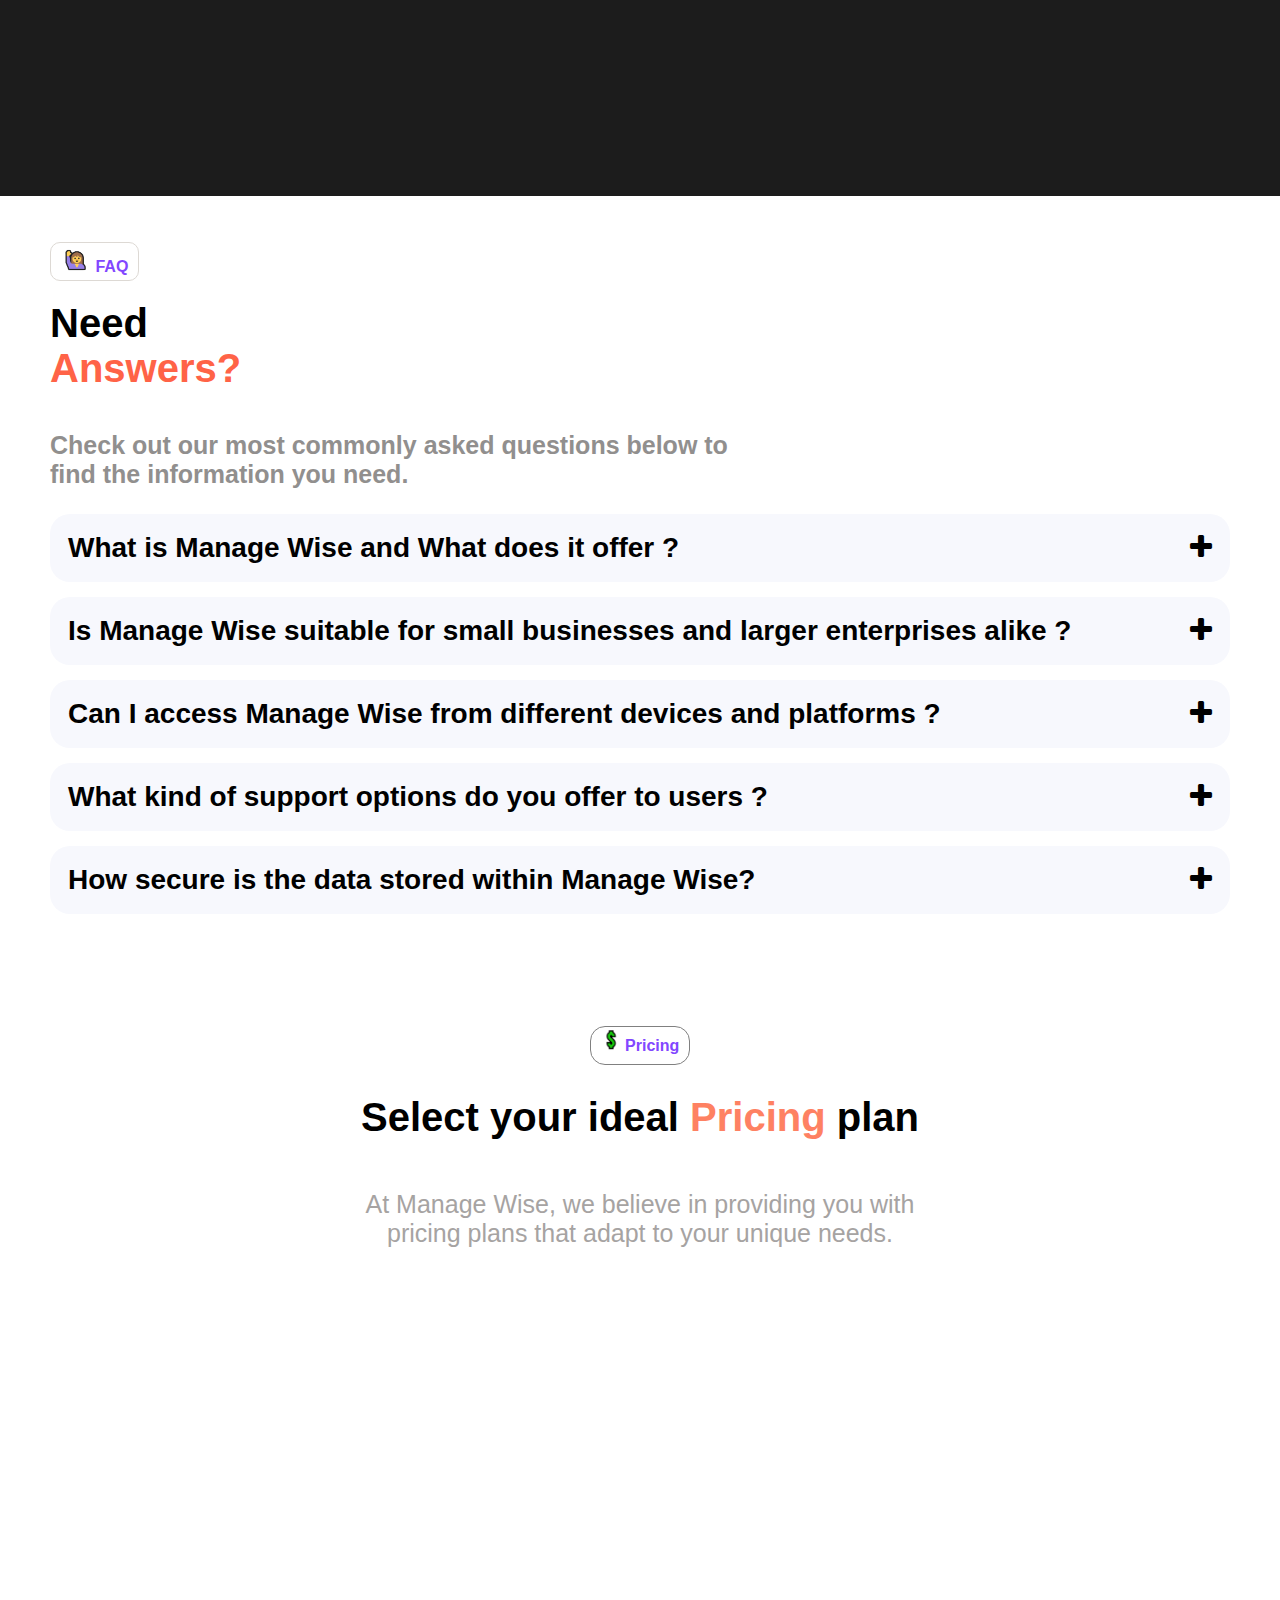
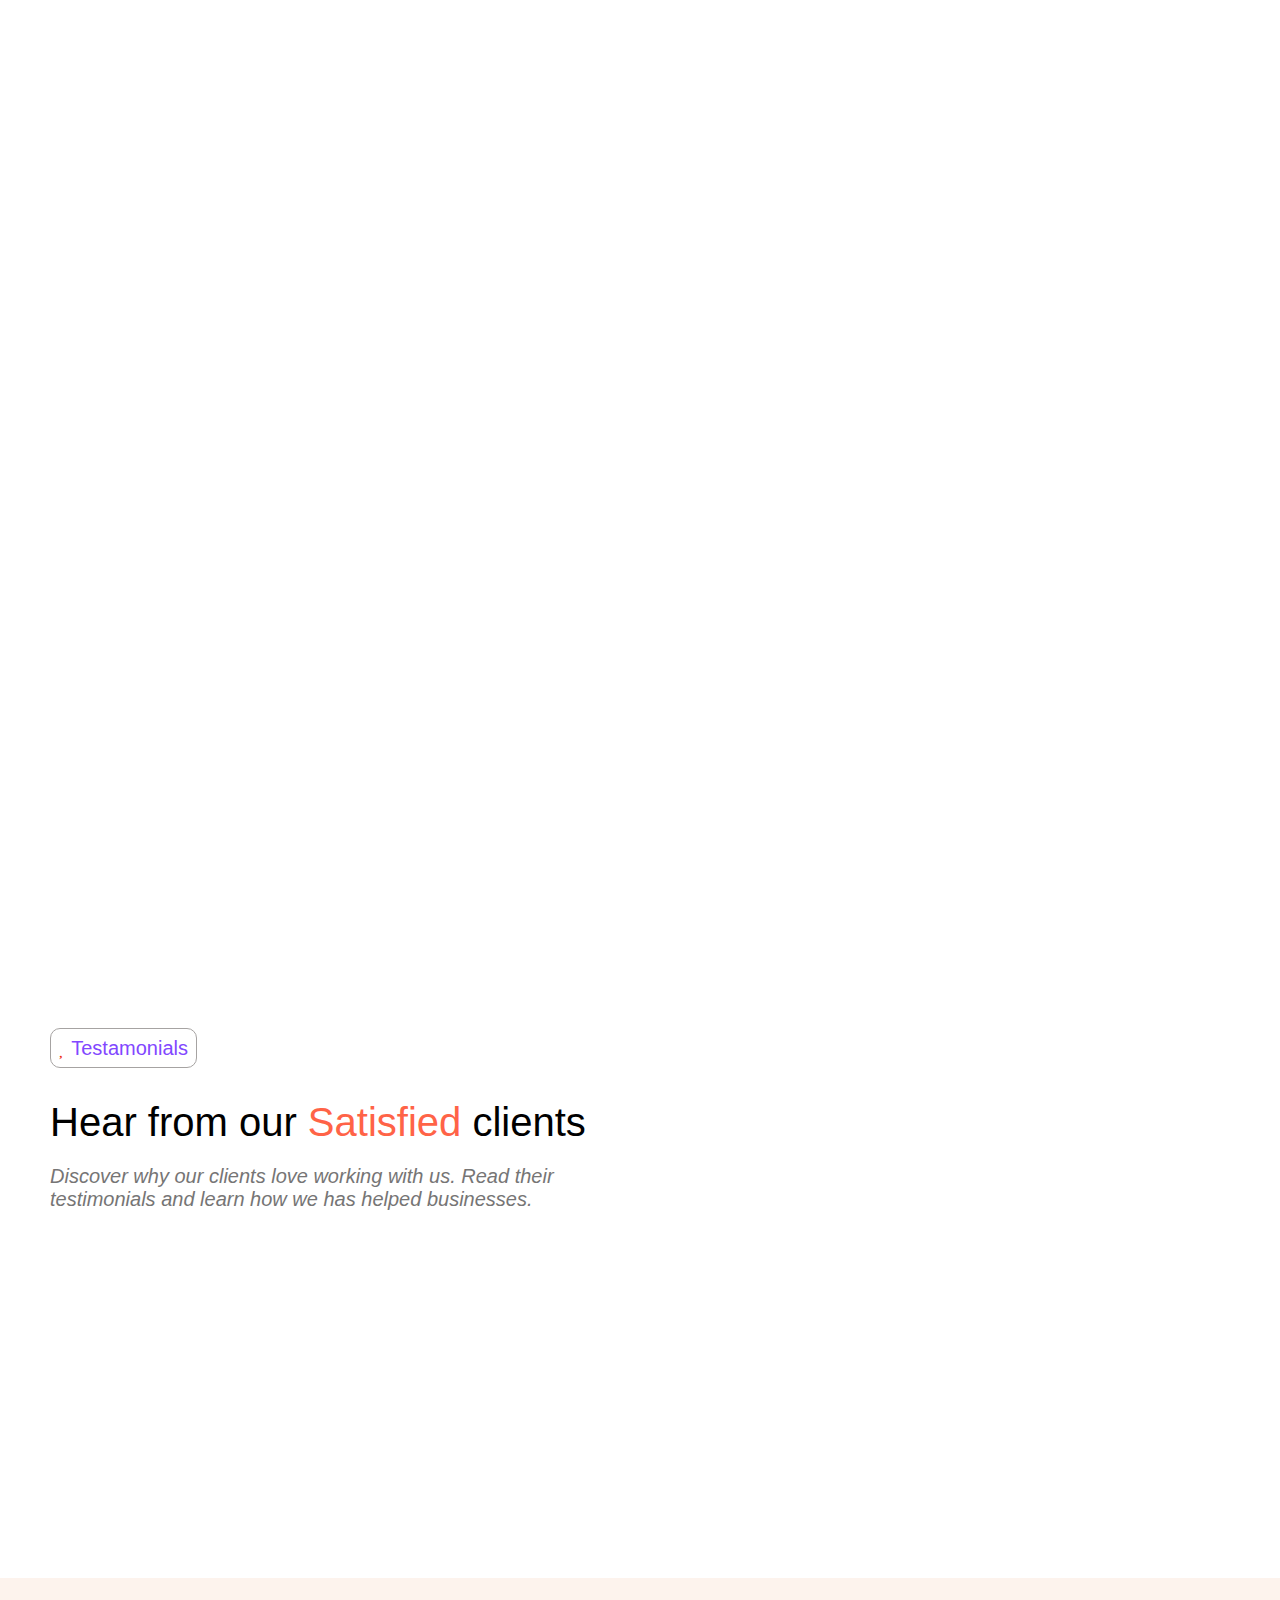
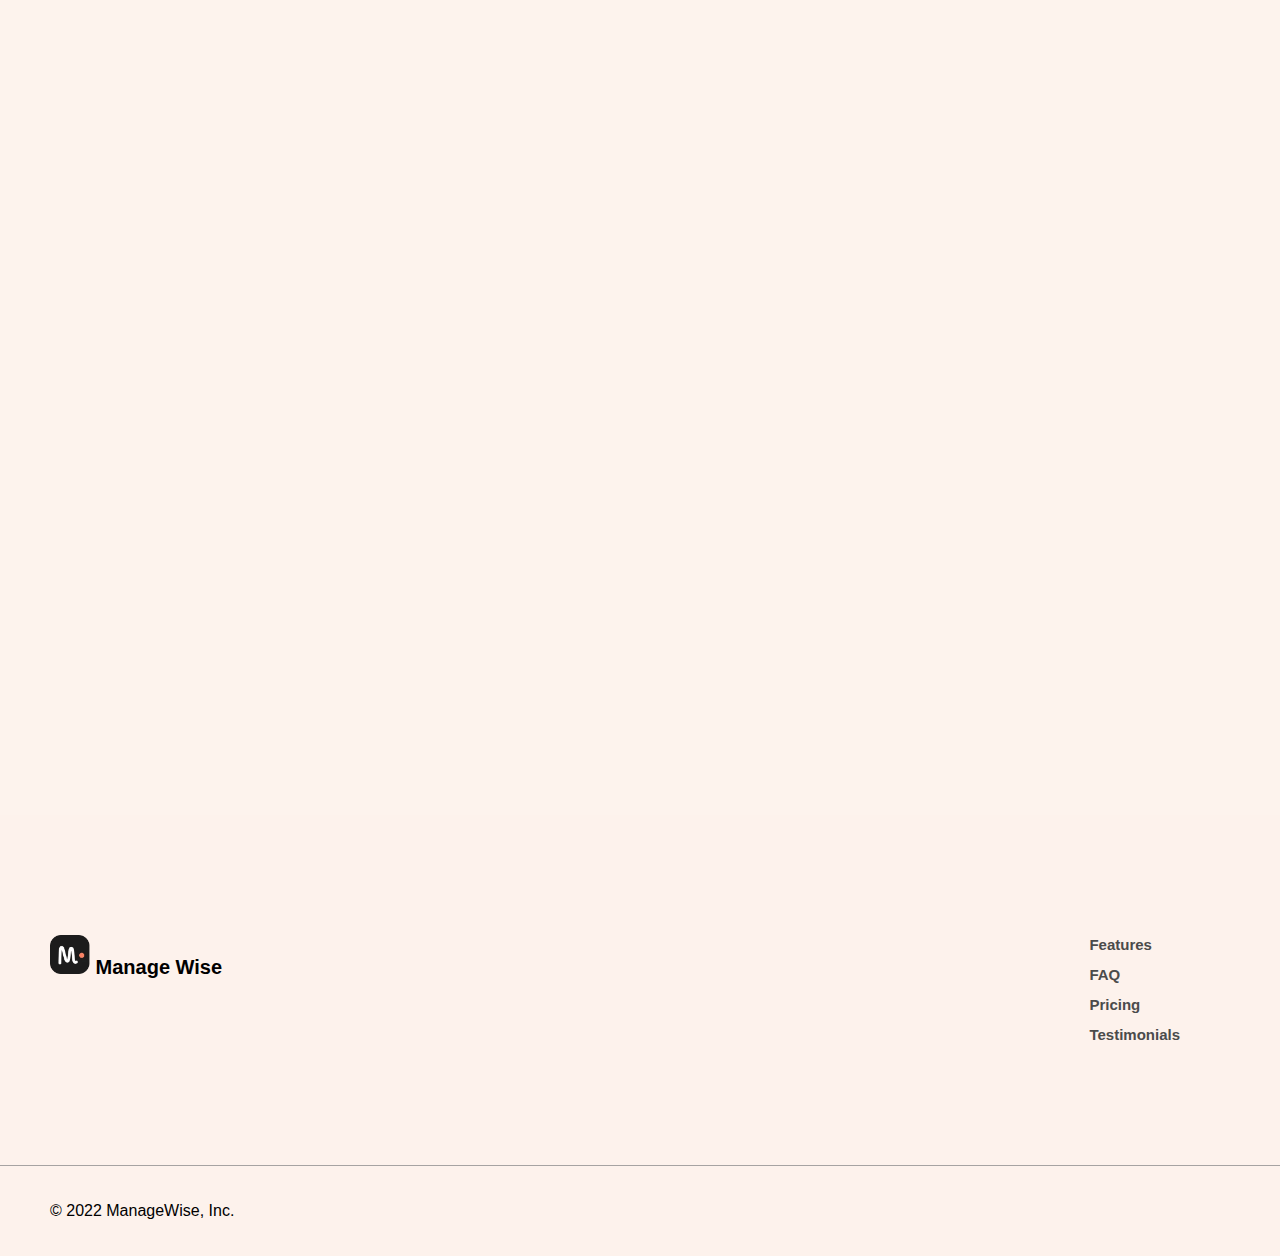
<file: managerwise.html>
<!DOCTYPE html>
<html>
    <head>
        <meta name="viewport" content="width=device-width, initial-scale=1">
        <link rel="stylesheet" href="https://cdnjs.cloudflare.com/ajax/libs/font-awesome/4.7.0/css/font-awesome.min.css">
        <link rel="stylesheet" href="https://cdnjs.cloudflare.com/ajax/libs/font-awesome/6.5.1/css/all.min.css" integrity="sha512-DTOQO9RWCH3ppGqcWaEA1BIZOC6xxalwEsw9c2QQeAIftl+Vegovlnee1c9QX4TctnWMn13TZye+giMm8e2LwA==" crossorigin="anonymous" referrerpolicy="no-referrer" />
        <link rel="stylesheet" href="manager.css">
        <link rel="icon" href="logo.png">
        <title>Manage Wise sas-Product</title>
  
      </head>
        <body>
        
        <div class="topnav" id="myTopnav">
          <a style="float: left;" href="#home" ><img src="logo.png" width="50px" alt=""></a>     
          <a  href="#Features"class="buy">Buy a Template</a>
          <a style="padding-top:25px ;" href="#testimonials"><li>Testamonials</li></a>
          <a style="padding-top:25px ;" href="#pricing"><li>Pricing</li></a>
          <a style="padding-top:25px ;" href="#faq"><li>FAQ</li></a>
          <a style="padding-top:25px ;" href="#features">Feauture</a>
          <a  href="javascript:void(0);" class="icon" onclick="myFunction()">
            <i class="fa fa-bars"></i>
          </a>
        </div>
        <div class="main">
          <div class="mai hidden">
          <p class="pp"><img src="bye.png" width="30px" alt="">WELCOME TO MANAGE WISE!</p>
          <p class="hea">Empower your business with <span style="color: #FE8162;"> Strategic </span> insights</p>
          <p class="powerr" style="color:#A6A3A2 ; ">Powerful management platform designed to streamline your business <br> operations, boost productivity, and drive success</p>
          <div class="butt"><span class="start">GEt Started <i class="fa-solid fa-arrow-right"></i></span> <span class="demo">Watch Demo <i class="fa-solid fa-play"></i></span> </div>
          <img src="dash.png" class="das hidden" width="650px" alt="dashboard">
          </div>
      </div>
      <div class="boxt" id="features">
        <div class="bb">
        <p class="fire"><img src="fire.png" width="20px">PREMIER FEATURES</p>
         <h1 class="disc">Discover our product's <span style="color: #FE8162;">Capabilities</span></h1>
         <h3 style="color: #918F8E;">Don't settle for mediocrity - embrace the future of management <br> with Manage Wise.         </h3>
        </div>    
      </div>
      <div class="star">
        <div class="sta">
        <p><img src="star.png" alt=""> <br> Productivity and streamline workflow with us. Enjoy our intuitive interface and robust features.</p>
      </div>

      <div class="smart">
        <div class="imm hidden">
        <img src="smart.png" alt="">
        </div>
        <div class="texx" >
        <p>Smart Task Management</p>
        <h3 class="tex">Say goodbye to chaos with our smart task management system</h3>
       </div>
     </div>

     <div class="smart">
      <div class="imm hidden" >
      <img src="flex.png" alt="">
      </div>
      <div class="texx" >
      <p>Flexible Scheduling</p>
      <h3 class="tex">Stay productive with our flexible scheduling system</h3>
     </div>
     </div>

     <div class="smart">
      <div class="imm hidden">
      <img src="easy.png" alt="">
      </div>
      <div class="texx" >
      <p>Easy Communication</p>
      <h3 class="tex">Collaborate seamlessly with your team in real-time</h3>
     </div>
     </div>

     <div class="smart">
      <div class="imm hidden">
      <img src="analytics.png" alt="">
      </div>
      <div class="texx" >
      <p>Analytics &nbsp;&nbsp;&nbsp;&nbsp;&nbsp;&nbsp;&nbsp;&nbsp;&nbsp;&nbsp;&nbsp; </p>
      <h3 class="tex">Gain valuable insights with our advanced analytics feature </h3>
     </div>
     </div>
     </div>
      

     <div class="explore">
      <div class="expo hidden">
        <h4 class="and"> <img src="staremoji.png"  width="25px" alt=""> AND MORE...</h4>
        <p class="bb">Explore an array of features that elevate your <span style="color: #FE8162;">Productivity </span>to new heights</p>
         <p class="cc">Discover the tools that will revolutionize the way you<br> manage and optimize your operations</p>
      </div>

      <div class="bbb hidden">
        <p><img src="phone.png" alt="phone"></p>
        <p class="heaa">Cross-Platform Compatibilite</p>
        <p class="hhh">Enjoy the flexibility of cross-platform compatibility. Our product works seamlessly across desktop, web, and mobile devices, allowing you to work from your preferred device.</p>
      </div>
       
      <div class="bbb hidden">
        <p><img src="ring.png" alt="phone"></p>
        <p class="heaa">Stay Informed with Essential Notifications</p>
        <p class="hhh">Automate support from first customer contact to closing the ticket. Drastically improve time to resolution.Automate support from first customer contact to closing the ticket.
        </p>
      </div>

      <div class="bbb hidden">
        <p><img src="encr.png" alt="phone"></p>
        <p class="heaa">Secure Data Encryption at all times</p>
        <p class="hhh">Trust in our robust data encryption to keep your sensitive information safe and secure. Rest easy knowing your data is protected at all times. &nbsp;&nbsp;&nbsp;&nbsp;&nbsp;&nbsp;&nbsp;&nbsp;&nbsp;&nbsp;&nbsp;&nbsp;&nbsp;&nbsp;&nbsp;&nbsp;&nbsp;&nbsp;&nbsp;&nbsp;</p>
      </div>

      <div class="imaag hidden">
        <img  src="figma.jpeg" alt="">
        <img src="github.png" alt="">
        <img src="gmail.jpeg" alt="">
        <img src="social.png" alt="">
        <img src="dropbox.png" alt="">
        <img src="google.png" alt="">
      </div>

      <div class="inte">
        <p class="one"> <img src="integra.png" width="25px" alt="">Integration</p>
        <p class="ppp">Enable <span style="color: #FE8162;"> integration </span> with other popular tools and platforms</p>
        <p class="pppp">Seamlessly connect and amplify your workflow by enabling integration with a diverse array of widely-used tools and platforms.</p>
      </div>
      <div class="botto hidden">
         <img src="img.webp" width="400px"  alt="img">
       </div>
    </div>

    <div class="faq" id="faq">
       <div class="faqq">
        <h4 class="rai"><img src="raising.png" width="30px" alt=""> FAQ</h4>
        <p class="nee">Need <br> <span style="color: tomato;"> Answers? </span></p>
        <p class="che">Check out our most commonly asked questions below to <br> find the information you need.</p>
       </div>


       <button class="accordion">What is Manage Wise and What does it offer ? <span style="float: right;" > <i class="fa fa-plus ico" aria-hidden="true"></i></span>
       </button>
       <div class="panel">
        <p class="int">Manage Wise is a comprehensive management platform designed to streamline your business operations,enhance productivity,and drive sucess.It ofeers a range of features including task management,scheduling,communication tools,analytics,and more.</p>
       </div>

       <button class="accordion">Is Manage Wise suitable for small businesses and larger enterprises alike ?<span style="float: right;" > <i class="fa fa-plus ico" aria-hidden="true"></i></span>
       </button>
       <div class="panel">
        <p class="int">Yes,Manage Wise is designed to cater to the need of both small business and larger enterprises. Its scalable features and customizable options make it versatile for various business sizes.</p>
       </div>

       <button class="accordion">Can I access Manage Wise from different devices and platforms ?<span style="float: right;" > <i class="fa fa-plus ico" aria-hidden="true"></i></span>
       </button>
       <div class="panel">
        <p class="int">Yes,Manage Wise offers cross-platform compatibility, allowing you to access and use the platform seamlessely on desktops, web browser, and mobile devices.</p>
       </div>

       <button class="accordion">What kind of support options do you offer to users ? <span style="float: right;" > <i class="fa fa-plus ico" aria-hidden="true"></i></span>
       </button>
       <div class="panel">
        <p class="int">We provide responsive customer support via chat and email to assist you with any inquires,ssues,or guidance you may need while using Manage Wise</p>
       </div>

       <button class="accordion">How secure is the data stored within Manage Wise?<span style="float: right;" > <i class="fa fa-plus ico" aria-hidden="true"></i></span>
       </button>
       <div class="panel">
        <p class="int">Your data's security is a top priority. Manage Wise employs robust data encryption and follows industry best practices to ensure your sensitive information is safe and protected</p>
       </div>

       <div class="pri">
        <h4 class="doll"><img src="dollar.png" width="20px" alt=""> Pricing</h4>
        <p class="sel">Select your ideal <span style="color: #FE8162;">Pricing </span> plan</p>
        <p class="at">At Manage Wise, we believe in providing you with <br> pricing plans that adapt to your unique needs.</p>
       </div>

    </div>

    <div class="prices hidden" id="pricing">
      <div class="pric">
        <p class="fr">FREE</p>
        <p style="font-weight: bold;" ><span class="val" > $0 </span>/month </p>
        <p class="frr"><i class="fa-solid fa-check" style="color: #48cc0f;"></i>&nbsp;&nbsp;   Access to all basic features </p>
        <p class="frr"><i class="fa-solid fa-check" style="color: #48cc0f;"></i> &nbsp;&nbsp;  Reporting and analytics   </p>
        <p class="frr"><i class="fa-solid fa-check" style="color: #48cc0f;"></i>&nbsp;&nbsp;   Up to 5 individual users</p>
        <p class="frr"><i class="fa-solid fa-check" style="color: #48cc0f;"></i> &nbsp;&nbsp;  Chat and email support</p>
         <div class="starrr">
        <p class="starte">Get Started</p>
        </div>
      </div>
    </div>
    
    <div class="prices hidden">
      <div class="pricc">
        <p class="fr">Standard</p>
        <p class="whh" style="font-weight: bold;color: #DDD9D4;" ><span class="val" > $25 </span>/month </p>
        <p class="frr"><i class="fa-solid fa-check" style="color: #48cc0f;"></i>&nbsp;&nbsp;   Access to all basic features </p>
        <p class="frr"><i class="fa-solid fa-check" style="color: #48cc0f;"></i> &nbsp;&nbsp;  Reporting and analytics   </p>
        <p class="frr"><i class="fa-solid fa-check" style="color: #48cc0f;"></i>&nbsp;&nbsp;   Up to 5 individual users</p>
        <p class="frr"><i class="fa-solid fa-check" style="color: #48cc0f;"></i> &nbsp;&nbsp;  Chat and email support</p>
        <p class="frr"><i class="fa-solid fa-check" style="color: #48cc0f;"></i> &nbsp;&nbsp;  3+ integrations</p>
        <p class="frr"><i class="fa-solid fa-check" style="color: #48cc0f;"></i> &nbsp;&nbsp;  Account performance reporting</p>
         <div class="starrr">
        <p class="startee">Get Started</p>
        </div>
      </div>
    </div>

    <div class="prices hidden">
      <div class="pric">
        <p class="fr">Business</p>
        <p style="font-weight: bold;" ><span class="val" > $42 </span>/month </p>
        <p class="frr"><i class="fa-solid fa-check" style="color: #48cc0f;"></i>&nbsp;&nbsp;   Access to all basic features </p>
        <p class="frr"><i class="fa-solid fa-check" style="color: #48cc0f;"></i> &nbsp;&nbsp;  Reporting and analytics   </p>
        <p class="frr"><i class="fa-solid fa-check" style="color: #48cc0f;"></i>&nbsp;&nbsp;   Up to 5 individual users</p>
        <p class="frr"><i class="fa-solid fa-check" style="color: #48cc0f;"></i> &nbsp;&nbsp;  Chat and email support</p>
        <p class="frr"><i class="fa-solid fa-check" style="color: #48cc0f;"></i> &nbsp;&nbsp;  3+ integrations</p>
         <div class="starrr">
        <p class="starte">Get Started</p>
        </div>
      </div>
    </div>
    <div class="test" id="testimonials">
      <div class="tes">
        <p class="fir"><i class="fa-solid fa-heart" style="color: #ed2e0c;"></i> Testamonials</p>
        <p class="sec">Hear from our <span style="color: tomato;"> Satisfied </span> clients </p>
        <p class="thi">Discover why our clients love working with us. Read their <br> testimonials and learn how we has helped businesses.</p>
      </div>
    </div>

  <div class="mainc">
    <div class="cardd hidden">
      <div class="card">
        <p>"The customer support team behind this product is exceptional. They have been incredibly responsive and helpful, addressing any questions or concerns promptly."</p>
        <div>
        <p><img src="sarah.webp" width="100px" alt=""></p>
        <p>Sarah</p>
        <p>Project Manager</p>
       </div>
      </div>
   
   
    
      <div class="card">
        <p>"Manage Wise transformed our team's productivity. The intuitive interface and powerful features have made a significant impact on our daily operations"</p>
        <div>
        <p><img src="emily.webp" width="100px" alt=""></p>
        <p>Sarah</p>
        <p>Art Director</p>
      </div>
      </div>
    

    
      <div class="card">
        <p>"I can't imagine running my business without this product. The automation features have saved me hours of manual work, allowing me to focus on strategic tasks."</p>
        <div>
        <p><img src="alex.webp" width="100px" alt=""></p>
        <p>Alex</p>
        <p>It Manager</p>
      </div>
      </div>

      <div class="card">
        <p>"Using this product has been a game-changer for our team. The collaboration features and intuitive interface have greatly improved our productivity."</p>
        <div>
        <p><img src="david.webp" width="100px" alt=""></p>
        <p>David</p>
        <p>Freelancer</p>
      </div>
      </div>

     
    </div>

  </div>

    <div class="mis">
      <div class="miss hidden">
        <p class="sk"> <img src="shake.png" width="25px" alt="">D'ONT MISS OUT</p>
        <p class="ap">Unleash your <span style="color: #FE8162;"> Potential </span> with us</p>
        <p class="kk">Join our community of ambitious individuals and organizations <br> eager to make a difference.</p>
        <div class="tr">
        <p >Try out now </p>
        </div>
        <img src="emijii.png" alt="">
      </div>

    </div>
    
    <div class="footer">
      <p><img src="logo.png" width="40px">  Manage Wise</p>
      <div class="lee">
      <ul>
        <li><a href="">Features</a></li>
        <li><a href="">FAQ</a></li>
        <li><a href="">Pricing</a></li>
        <li><a href="">Testimonials</a></li>
      </ul>
    </div>
      
    </div>

    </div>
    <div class="foot">
      <p> © 2022 ManageWise, Inc.</p>
      <div class="iconn">
        <i class="fa-brands fa-square-instagram"></i>
        <i class="fa-brands fa-telegram"></i>
        <i class="fa-brands fa-linkedin-in"></i>
      </div>
    </div>
   <script type='text/javascript' src="index.js"></script>
</body>
</html>
</file>
<file: manager.css>
body {
          scroll-behavior: smooth;
          margin: 0;
          font-family: Arial, Helvetica, sans-serif;
        }
        
        .topnav {
          overflow: hidden;
          background-color: #FDF3ED;
          border-bottom: 1px solid #F6ECE6;
        }
        
        .topnav a {
          float: right;
          display: block;
          color: black;
          text-align: center;
          font-weight: bold;
          
          padding: 15px 16px;
          text-decoration: none;
          font-size: 17px;

    
        }
        
        .topnav a:hover {
          color: #838df4;

        }
        
        .topnav a.active {
          background-color: #04AA6D;
          color: white;
        }
        
        .topnav .icon {
          display: none;
        }
        .buy{
          background-color: white;
          margin-top: 10px;
          margin-right: 10px;
          border-radius: 15px;
        }
        .buy:hover{ 
          border-width:1px  ;
          border-style: solid !important;
          border-color: black !important;
          color: black !important;

        }
        @media screen and (max-width: 600px) {
          .topnav a:not(:first-child) {display: none;}
          .topnav a.icon {
            float: right;
            display: block;
          }
        }
        
        @media screen and (max-width: 600px) {
          .topnav.responsive {position: relative;}
          .topnav.responsive .icon {
            position: absolute;
            right: 0px;
            top: 0px;
          }
          .topnav.responsive a {
            float: none;

            display: inline-flex;
            align-items: center;
            align-self: center;
            text-align: center;

          }

          
          .rr{
            margin-left: 50px;
          }
        }
        .main{
          display: flex;
          flex-wrap: wrap;
          padding-top: 50px;
          justify-content: center;
          text-align: center;
          background-image: linear-gradient(to right, #FDF3ED, white);
         }
         .mai{
          display: block;
          text-wrap:wrap ;
         }
        .mai powerr{
            font-size: 25px ;
         }
        .mai img{
          max-width: 100%;
          height: auto;
        }
        .das{
          padding-top: 50px;
        }
        .start{
          padding: 20px;
          background-color:#8247FF;
          border-radius: 25px;
          font-weight: bold;
        }
        .demo{
          padding: 20px;
          font-weight: bold;
          border: 2px solid #DDD9D4;
          border-radius: 25px;
        
        }
        .start:hover{
            box-shadow: inset  2px 2px 2px black;
        }
        .demo:hover{
          border: 1px solid black;
        }
        .pp{
          color: #838df4;
          background-color: white;
          padding: 20px;
          border-radius: 25px;
          border: 1px solid #DDD9D4;
          display: inline;
          font-weight: bold;
          text-align: center;
          

        }
        
        .hea{
         font-weight: bolder;
         font-size: 75px;
        }
        .butt{
          margin-top: 50px;
        }
        .boxt{
          padding-top: 150px;
          display: flex;
          flex-wrap: wrap;
          text-align: center;
          justify-content: center;
        }
        .disc{
          font-size: 40px;
          color: black;
        }
        .fire{
          display: inline;
          flex-wrap: wrap;
          font-weight: bold;
          padding: 15px;
          border-radius: 15px;
          background-color: white;
          color: #8247FF;
          border: 1px solid #DDD9D4 ;

        }
        .star{
          display: flex;
          flex-direction: column;
          flex-wrap: wrap;
         text-align: center;
         
              
        }
        .sta{
          display: flex;
          flex-wrap: wrap;
          border-radius: 20px;
          font-weight: bolder;
          font-size: 35px;
          width: 50%;
          padding-left: 0px;
          padding-right: 70px;
          margin:auto;
          background-color: #EDEDFA;
          padding:20px;
        }
        .smart{
          display: block;
          margin-top: 50px !important;
          border-radius: 30px;
          width: 50%;
          text-align: left;
          border: 1px solid #DDD9D4;
          margin: auto;
        
        }
        .imm img{
          max-width: 100%;
        }
        .texx p{
          font-weight: bold;
          font-size: 25px;
        }
        .tex{
          color: #A6A3A2;
          font-size: 20px;
          font-weight: lighter;
          
          
        }
        .texx{
          display: flex;
          flex-direction: column;
          flex-wrap: wrap;
          padding-left: 20px;
        }
        .explore{
          margin-top: 200px;
          padding-left: 50px;
          padding-right: 50px;
          display: flex;
          flex-wrap: wrap;
          background-color: #1C1C1C;
        }
        .expo{
          margin-top: 60px;
        }
        .and{
          background-color: white;
          border-radius: 10px;
          display: inline;
          padding: 10px;
          color: #8247FF;
        }
        .bb{
          font-size: 40px;
          color: #FDF2EC;
        }
        .cc{
          color: #767575;
          font-size: 20px;
        }
        .bbb{
          text-align: center;
          background-color: #212121;
          border-radius: 25px;
          margin-bottom: 20px;
        }
        .heaa{
          color: #FDF2EC;
          font-size: 30px;
        }
        .hhh{
          color: #767575;
          font-weight: bold;
          padding: 20px;
        }
        .bbb p img {
          border-radius: 10px;
        }
        .imaag{
          margin-left: auto;
          margin-right: auto;
          padding: 50px;
          color: #212121;
        }
        .imaag img{
          width: 60px;
          padding-top: 40px;
          padding-left: 10px;
          border-radius: 10px;
        }
        .inte{
          text-align: center;
          padding-left: 50px ;
          
        }
        .one{
          display: inline;
          font-size: 20px;
          padding: 5px;
          margin-right: auto;
          margin-left: auto;
          border-radius: 20px;
          font-weight: bold;
          background-color: white;
          color: #8247FF;

        }
        .one img{
          border-radius: 20px;
        }
        .ppp{
          color: #FDF2EC;
          font-size: 40px;
          font-weight: bolder;

        }
        .pppp{
          color: #767575;
        }
        .botto{
          
          margin-top: 50px;
          margin-left: auto;
          margin-right: auto;
        }
        .botto img{
          width: 100%;
          height: auto;
          
        }
        .butt img{
          
          width: 100%;
          height: auto;
        }
        .faq{
          margin-top: 50px;
          padding-left: 50px;
          padding-right: 50px;
          display: flex;
          flex-wrap: wrap;
        }
        .rai img{
          
          border-radius: 50px;
          
        }
        .rai{
          display: inline;
          padding: 10px;
          padding-bottom: 5px;
          padding-top: 15px;
          color: #8247FF;
          border: 1px solid #DDD9D4;
          border-radius: 10px;
        }
        .nee{
          margin-top: 25px;
          font-size: 40px;
          font-weight: 600;
        }
        .che{
          margin-top: 25px !important;
          font-size: 25px;
          font-weight: 550;
          color: #918F8E;
        }




        .accordion {
  background-color: #F7F8FD;
  border-radius: 20px;
  color: black;
  font-size: 28px;
  font-weight: bold;
  cursor: pointer;
  padding: 18px;
  width: 100%;
  
  border: none;
  text-align: left;
  outline: none;
  
  transition: 0.4s;
}

.active, .accordion:hover {
  background-color: #F7F8FD ;
  color: #8247FF;
  border-bottom-left-radius:0px;
  border-bottom-right-radius: 0px;
  
}
.ico{
  transition: 0.6s ease;
}
.ico:hover{

  transform:rotate(-45deg);

}

.panel {
  margin-bottom: 15px;
  font-size: 20px;
  color: #A6A3A2;
  padding: 0 18px;
  background-color:#F7F8FD;
  max-height: 0;
  overflow: hidden;
  transition: max-height 0.2s ease-out;
}
    .pri{
      text-align: center;
      margin-left: auto;
      margin-right: auto;
      padding-top: 100px;
    }
    .doll{
      padding: 10px;
      border: 1px solid gray;
      display: inline;
      border-radius: 15px;
      color: #8247FF;
    }
    .doll img{
      border-radius: 20px;
    }
    .sel{
      font-size: 40px;
      font-weight: bold;
    }
    .at{
      padding-top: 10px !important;
      font-size: 25px;
      color: #A6A3A2;
    }
    .prices{
      display: flex;
      flex-wrap: wrap;
      justify-content: center;
      margin-bottom: 20px;
    }
    .pric{
      background-color: #EDEDFA;
      padding-top: 30px;
      padding-left: 30px;
      border-radius: 25px;
      width: 40%;
      padding-bottom: 70px;
    }
    .fr{
      background-color: white;
      display: inline;
      color: #FE8162;
      padding: 5px;
      font-weight: bold;
      border-radius: 10px;
      
    }
    .val{
        
      font-size: 40px;
      font-weight: bold ;
    }
    .frr{
      font-size: 15px;
      font-weight: bold;
      color: #918F8E;
    }

    .starte:hover{
      border: 1px solid #4B4B4B;
    }
    .starte{
      
      display: inline;
      background-color: white;
      color: #4B4B4B;
      padding: 15px;
      font-weight: bold;
      border-radius: 15px;
    }
    .starrr{
      margin-top: 50px;
    }
    .pricc{
      background-color: #1C1C1C;
      padding-top: 30px;
      padding-left: 30px;
      border-radius: 25px;
      width: 40%;
      padding-bottom: 70px;
    }
    .startee{
      display: inline;
      background-color: #8247FF;
      color: #DDD9D4;
      font-weight: bold;
      padding: 15px;
      border-radius: 15px;
    }
    .startee:hover{
      box-shadow: 0 4px 8px 0 #8247FF, 0 6px 20px 0 #8247FF;
    }
    .test{
      display: flex;
      flex-wrap: wrap ;
       margin-top: 100px;
       margin-left: 50px;
    }
    .fir{
      display: inline;
      padding: 8px;
      border-radius: 10px;
      font-size: 20px;
      color: #8247FF;
      border: 1px solid #A6A3A2;
      margin-bottom: 10px;
    }
    .sec{
      font-size: 40px;
      margin-bottom: 10px;
    }
    .thi{
       font-size: 20px;
       color: #767575;
       font-style: italic;
    }
    .mis{
      display: flex;
      flex-wrap: wrap;
      justify-content: center;
      background-color: #FDF3ED;
    }
    .miss{
      background-color: white;
      padding:70px;
      text-align: center;
      border-radius: 25px;
      width: 100%;
      margin-left: 50px;
      margin-right: 50px;
      margin-top: 50px;
      border: 1px solid #A6A3A2;
    }
    .sk{
      margin-top: 50px;
      display: inline;
      border: 0.5px solid #A6A3A2;
      padding: 15px;
      border-radius: 10px;
      color: #8247FF;
    }
    .ap{
      font-size: 45px;
      margin-bottom: 15px;
    }
    .kk{
      
      font-size: 23px;color: #918F8E;
      padding-bottom: 25px;
    }
    .tr{
      margin-bottom: 75px;
    }
    .miss img{
      max-width: 100%;
      height: auto;
    }
    .tr p{
      display: inline;
      padding: 20px;
      border-radius: 25px;
      font-size: 20px;
      font-weight: bold;
      color: white;
      background-color: #8247FF;
      
    }
    .footer{
      margin-top: 0px;
      background-color: #FDF2EC;
      display: flex;
      flex-wrap: wrap;
      padding: 100px 50px;
      
    }
    .footer p{
      
      font-size: 20px;
      font-weight: bold;
      padding-bottom: 5px;
    }
    .lee{
      display: block;
      margin-left: auto;
      float: right ;
      padding-right: 50px;
    }
    .lee ul{
      
      font-weight: bold;
      font-size: 15px;
      line-height: 2;
      list-style-type: none;

      
    }
    .lee ul li a:hover{
      color: #918F8E;
    }
    .foot{
      display: flex;
      border-top: 1px solid #A6A3A2;
      flex-wrap: wrap;
      background-color:#FDF2EC;
      padding: 20px 50px;
      
    }
    .iconn{
      margin-left: auto;
      font-size: 30px;
    }
    .lee ul li a{
      text-decoration: none;
      color: #4B4B4B;
    }
    .hidden{
        opacity: 0;
        transition: all 2s;
    }
    .show{
        opacity: 1;
    }
    .mainc{
        display: flex;
        flex-wrap: wrap;
        justify-content: center;
        text-align: center;
    }
    .cardd{
        display: inline-flex;
        flex-wrap: wrap;
    }
    .card{
        background-color: #F6ECE6;
        width: 20%;
        margin: 25px;
        border: 1px solid #A6A3A2;
        border-radius: 25px;
        margin-bottom: 10px;
    }
    .card p img{
        border-radius: 50%;
        max-width: 100%;
        height: auto;
    }
</file>
